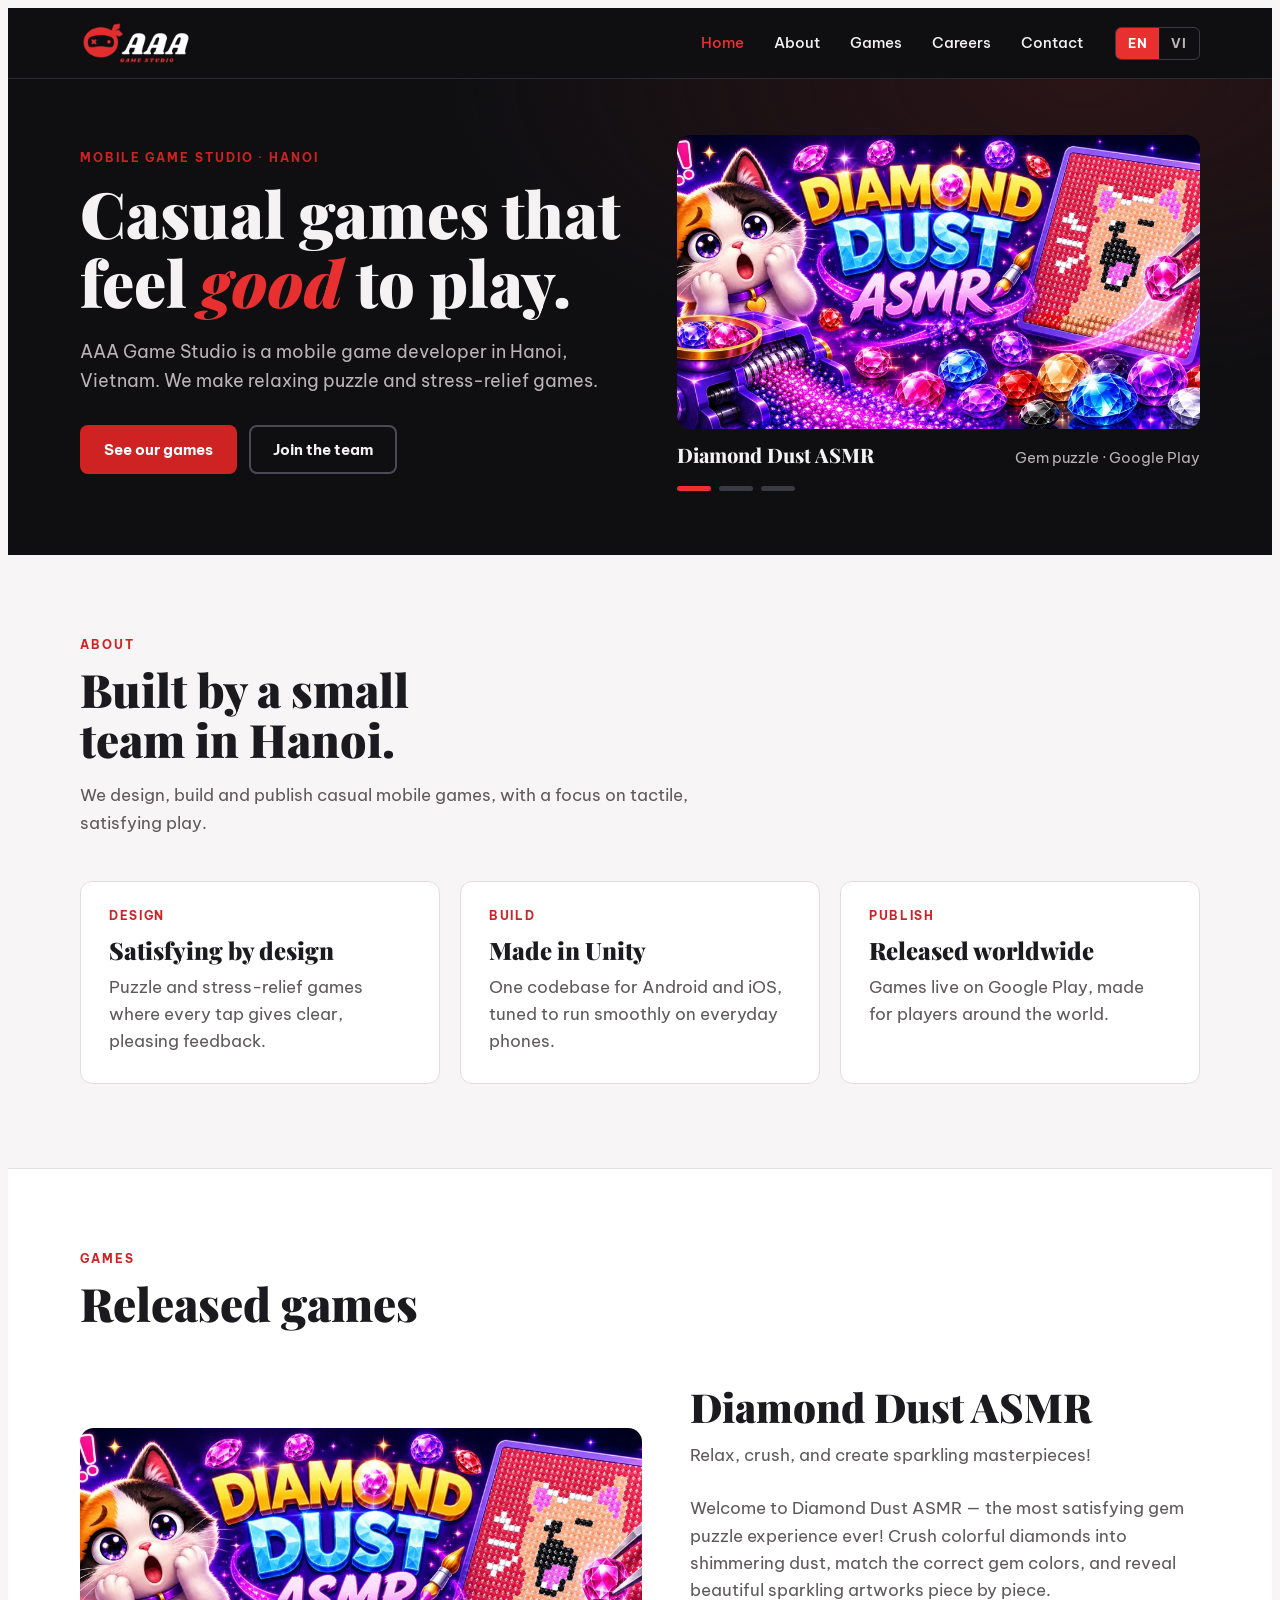
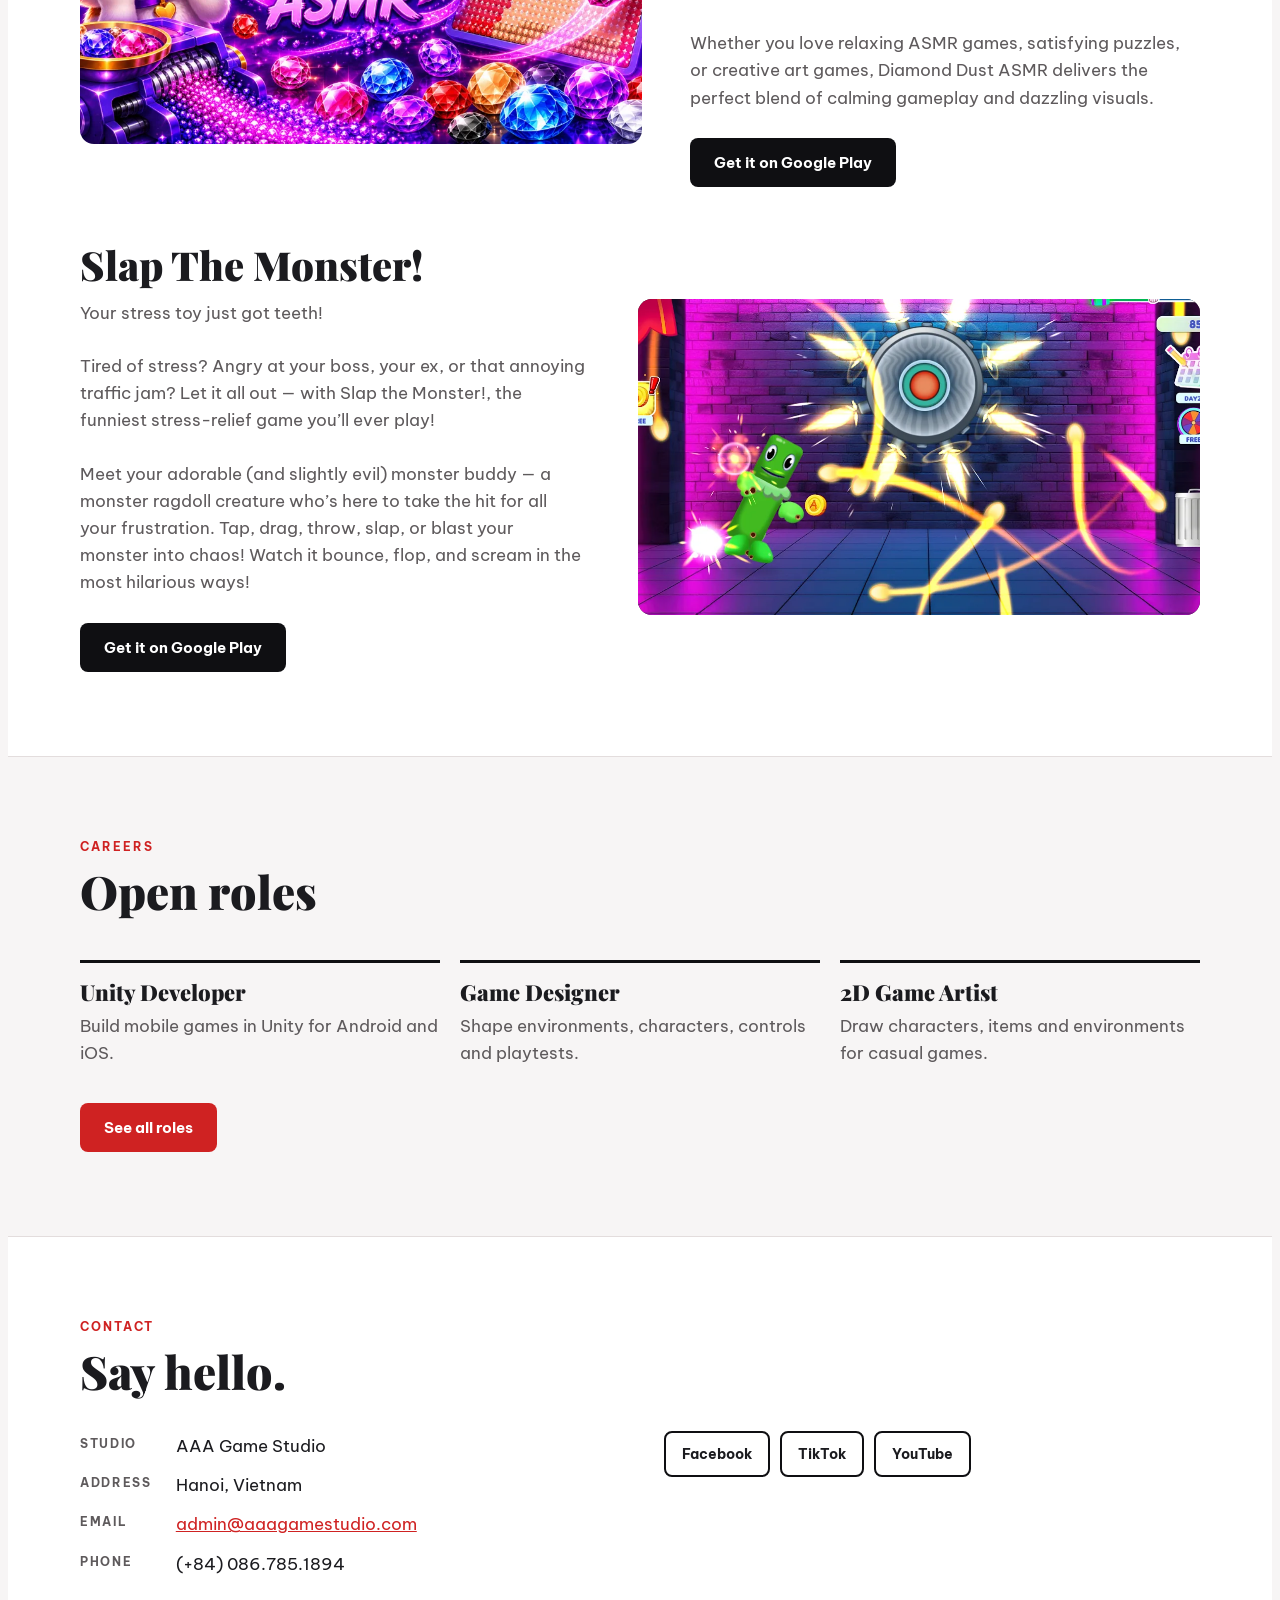
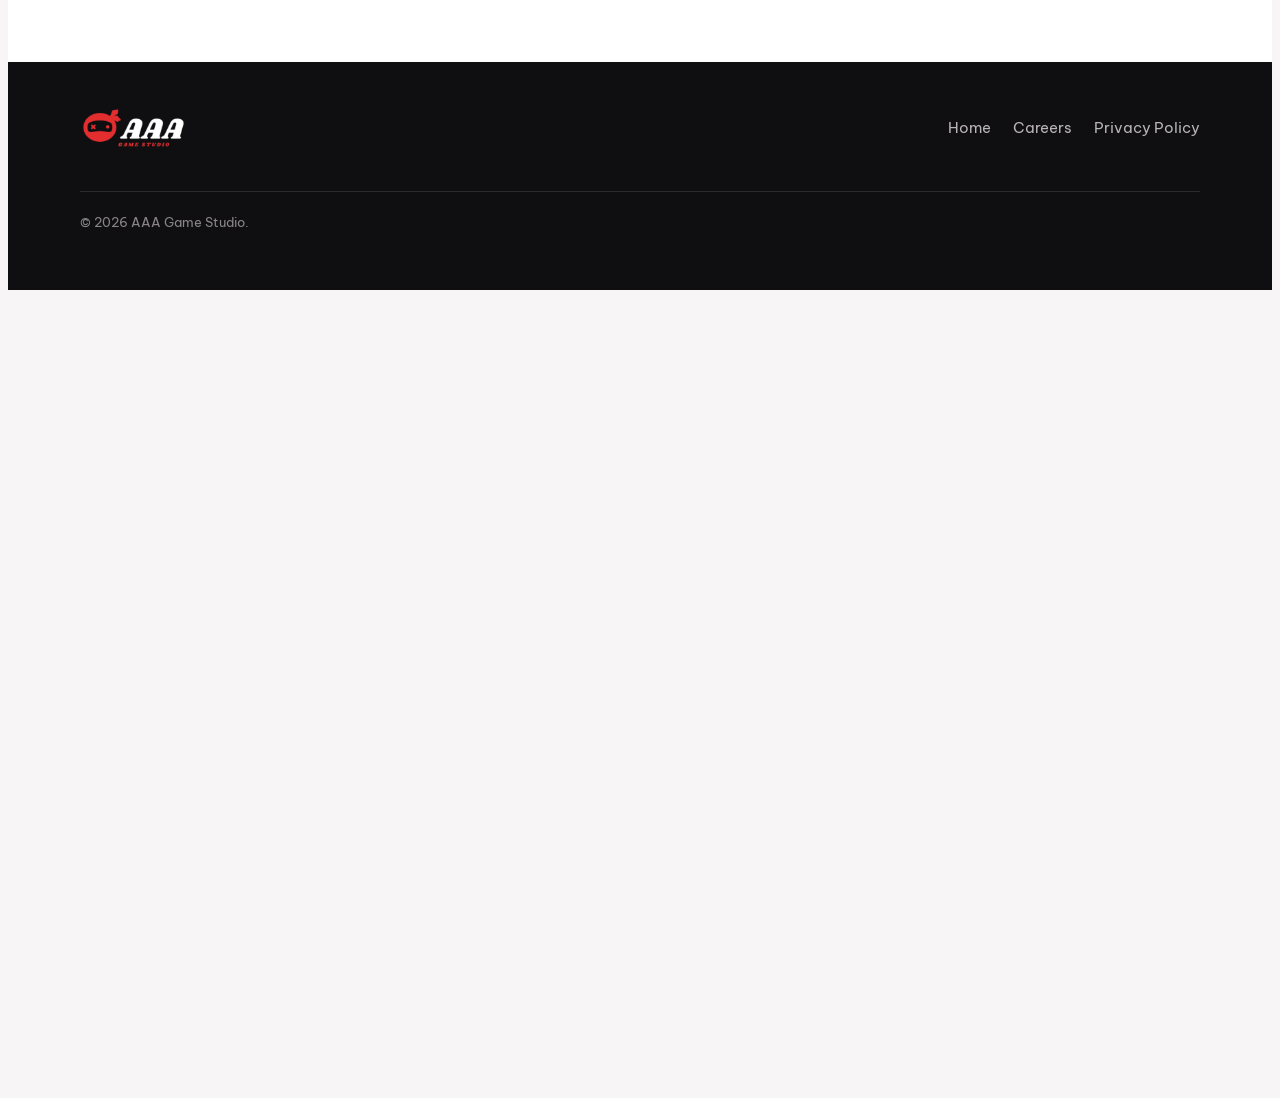
<file: index.html>
<!doctype html>
<html lang="en">
<head>
<meta charset="utf-8">
<meta name="viewport" content="width=device-width, initial-scale=1">
<title>AAA Game Studio</title>
<link rel="canonical" href="https://www.aaagamestudio.com/home/">
<meta http-equiv="refresh" content="0; url=home/">
</head>
<body>
<p><a href="home/">AAA Game Studio</a></p>
</body>
</html>
</file>
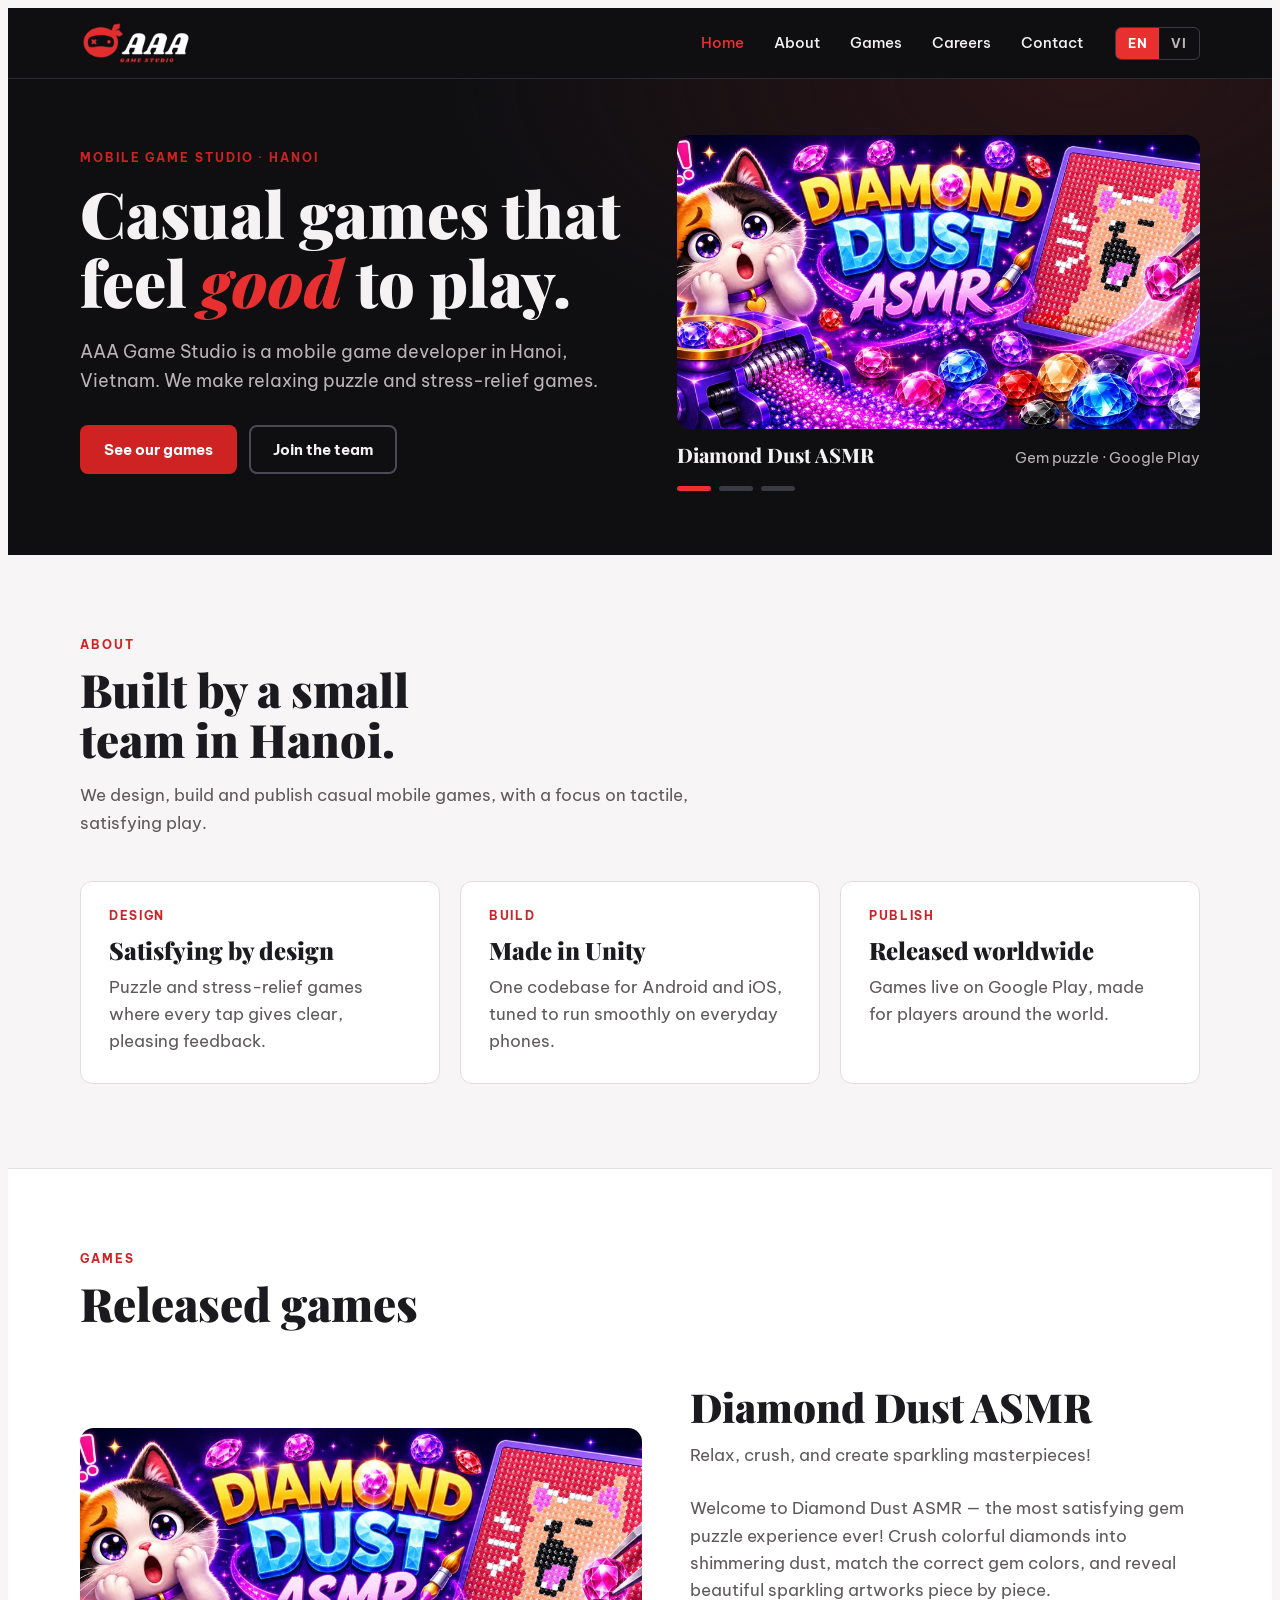
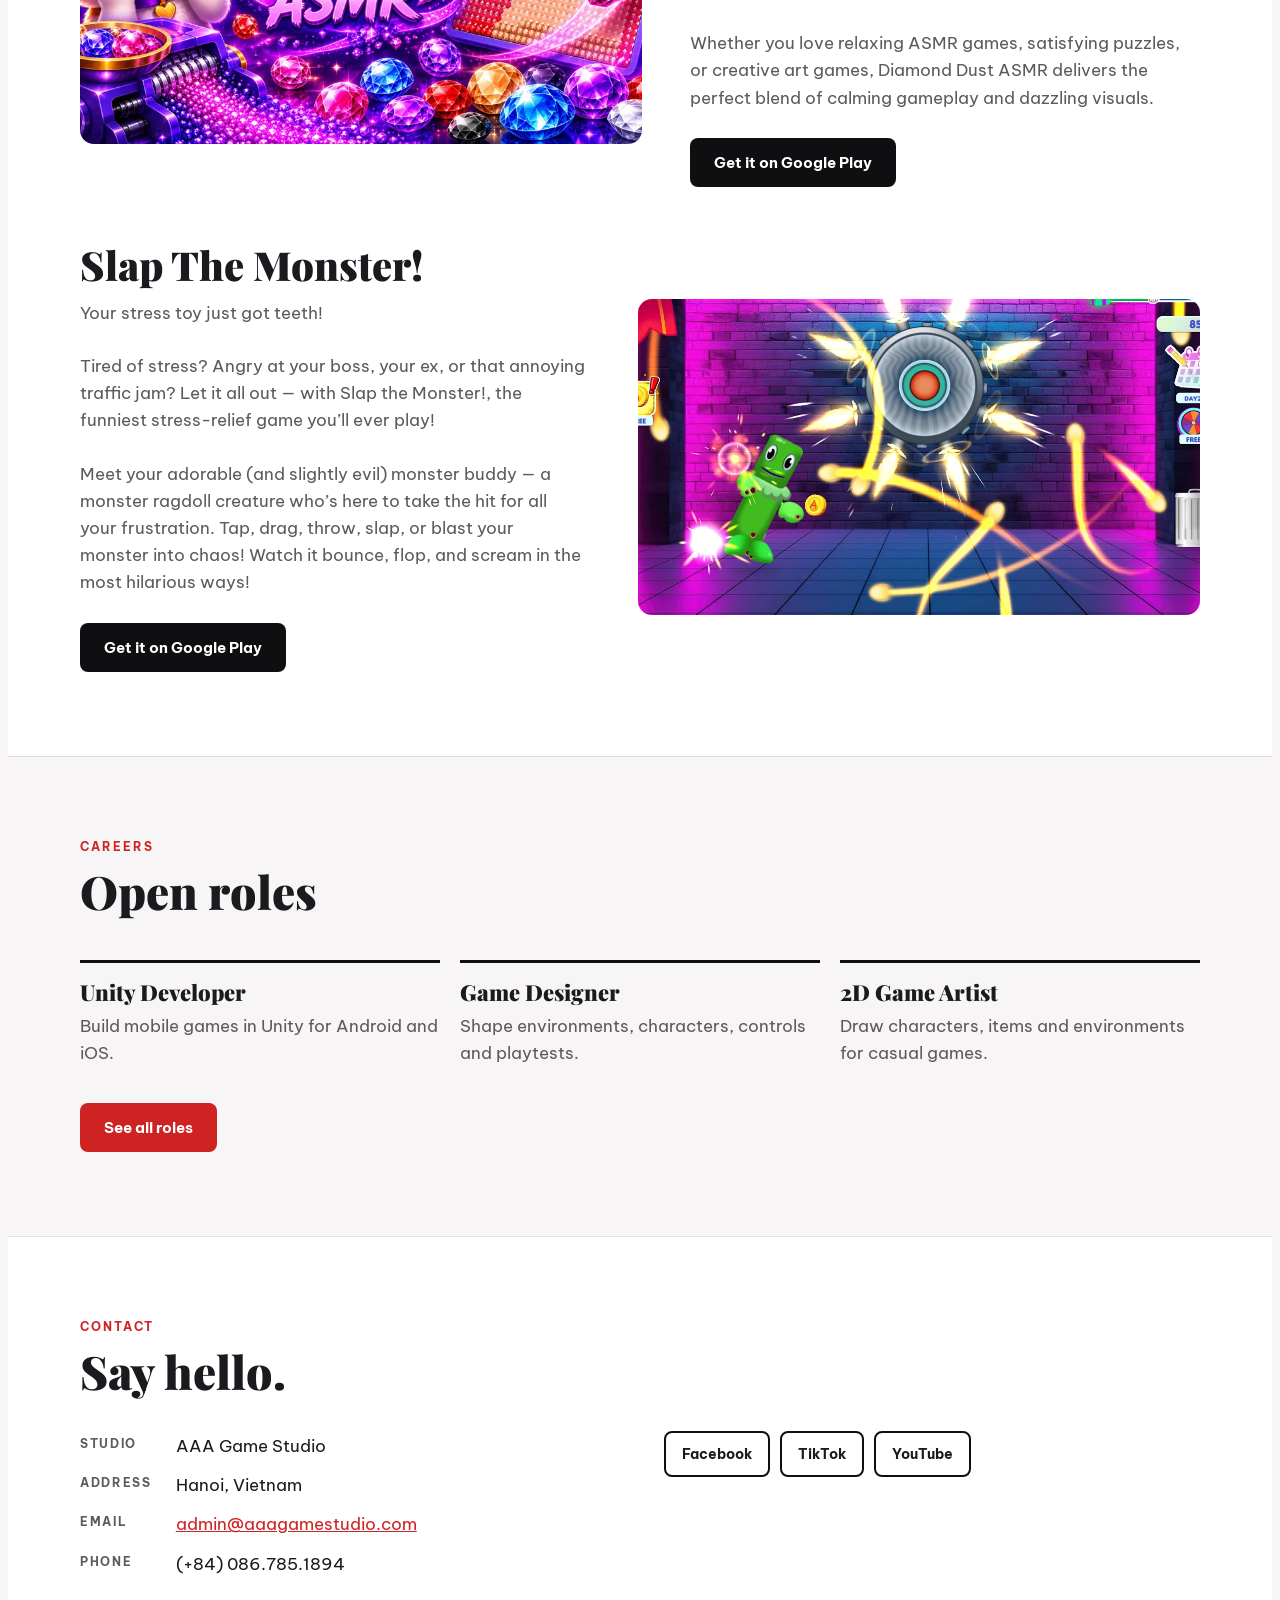
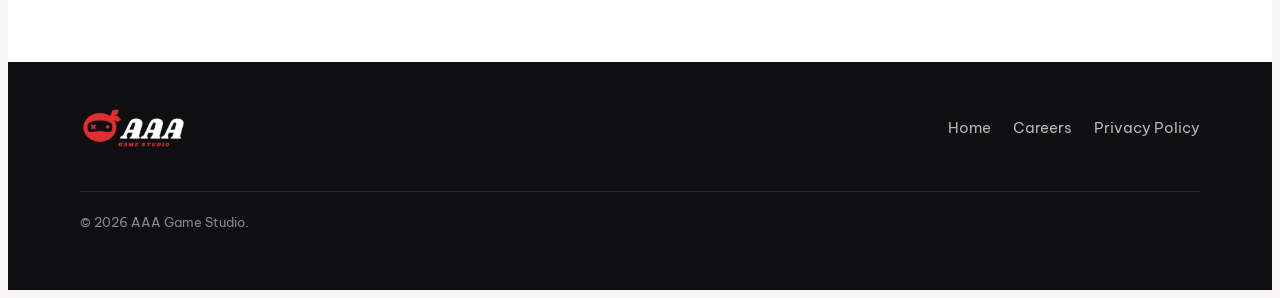
<file: home/index.html>
<!doctype html>
<html lang="en">
<head>
<meta charset="utf-8">
<meta name="viewport" content="width=device-width, initial-scale=1">
<title>AAA Game Studio | Casual mobile games from Hanoi</title>
<meta name="description" content="AAA Game Studio is a mobile game developer in Hanoi, Vietnam, making relaxing puzzle and stress-relief games.">
<link rel="canonical" href="https://www.aaagamestudio.com/home/">
<link rel="icon" type="image/png" href="../assets/img/favicon.png">
<meta property="og:type" content="website">
<meta property="og:site_name" content="AAA Game Studio">
<meta property="og:title" content="AAA Game Studio | Casual mobile games from Hanoi">
<meta property="og:description" content="AAA Game Studio is a mobile game developer in Hanoi, Vietnam, making relaxing puzzle and stress-relief games.">
<meta property="og:url" content="https://www.aaagamestudio.com/home/">
<meta property="og:image" content="https://www.aaagamestudio.com/assets/img/og.png">
<meta name="twitter:card" content="summary_large_image">
<link rel="stylesheet" href="../assets/css/site.css">
</head>
<body>
<header class="top band">
  <div class="wrap">
    <a class="brand" href="../home/" aria-label="AAA Game Studio"><img alt="AAA Game Studio" src="../assets/img/logo-light.png" width="156" height="64"></a>
    <nav class="nav" aria-label="Main">
      <a href="../home/" aria-current="page" data-en="Home" data-vi="Trang chủ">Home</a>
      <a href="../home/#about" data-en="About" data-vi="Giới thiệu">About</a>
      <a href="../home/#games" data-en="Games" data-vi="Game">Games</a>
      <a href="../recruit/" data-en="Careers" data-vi="Tuyển dụng">Careers</a>
      <a href="../home/#contact" data-en="Contact" data-vi="Liên hệ">Contact</a>
    </nav>
    <div class="lang" role="group" aria-label="Language">
      <button type="button" id="l-en" aria-pressed="true">EN</button>
      <button type="button" id="l-vi" aria-pressed="false">VI</button>
    </div>
  </div>
</header>
<main id="main">
<section class="hero band" id="top">
  <div class="wrap">
    <div>
      <p class="eyebrow" data-en="Mobile game studio · Hanoi" data-vi="Studio game di động · Hà Nội">Mobile game studio · Hanoi</p>
      <h1 data-en="Casual games that feel &lt;em&gt;good&lt;/em&gt; to play." data-vi="Game giải trí khiến bạn thấy &lt;em&gt;thật đã&lt;/em&gt;." data-html>Casual games that feel <em>good</em> to play.</h1>
      <p class="lead" data-en="AAA Game Studio is a mobile game developer in Hanoi, Vietnam. We make relaxing puzzle and stress-relief games." data-vi="AAA Game Studio là studio phát triển game di động tại Hà Nội, Việt Nam. Chúng tôi làm game giải đố thư giãn và game xả stress.">AAA Game Studio is a mobile game developer in Hanoi, Vietnam. We make relaxing puzzle and stress-relief games.</p>
      <div class="cta">
        <a class="btn primary" href="#games" data-en="See our games" data-vi="Xem game của chúng tôi">See our games</a>
        <a class="btn ghost" href="../recruit/" data-en="Join the team" data-vi="Gia nhập đội ngũ">Join the team</a>
      </div>
    </div>
    <div class="slider" aria-roledescription="carousel" aria-label="Featured">
      <div class="slides">
        <div class="slide on">
          <div class="art"><img src="../assets/img/diamond-dust-asmr.webp" width="890" height="500" alt="Diamond Dust ASMR banner"></div>
          <div class="cap"><strong>Diamond Dust ASMR</strong><span data-en="Gem puzzle · Google Play" data-vi="Giải đố đá quý · Google Play">Gem puzzle · Google Play</span></div>
        </div>
        <div class="slide">
          <div class="art"><img src="../assets/img/slap-the-monster.webp" width="1280" height="625" alt="Slap The Monster! banner"></div>
          <div class="cap"><strong>Slap The Monster!</strong><span data-en="Stress relief · Google Play" data-vi="Xả stress · Google Play">Stress relief · Google Play</span></div>
        </div>
        <div class="slide">
          <div class="art art-hire"><span data-en="We&#x27;re hiring" data-vi="Đang tuyển dụng">We're hiring</span></div>
          <div class="cap"><strong data-en="Join AAA Game Studio" data-vi="Gia nhập AAA Game Studio">Join AAA Game Studio</strong><span data-en="Unity · Design · 2D art" data-vi="Unity · Thiết kế · Đồ họa 2D">Unity · Design · 2D art</span></div>
        </div>
      </div>
      <div class="dots" id="dots"></div>
    </div>
  </div>
</section>

<section class="section band" id="about">
  <div class="wrap">
    <p class="eyebrow" data-en="About" data-vi="Giới thiệu">About</p>
    <h2 data-en="Built by a small team in Hanoi." data-vi="Được làm bởi một đội ngũ nhỏ tại Hà Nội.">Built by a small team in Hanoi.</h2>
    <p class="intro" data-en="We design, build and publish casual mobile games, with a focus on tactile, satisfying play." data-vi="Chúng tôi thiết kế, phát triển và phát hành game di động giải trí, tập trung vào cảm giác chơi chân thực, đã tay.">We design, build and publish casual mobile games, with a focus on tactile, satisfying play.</p>
    <div class="cards">
      <div class="card"><span class="tag" data-en="Design" data-vi="Thiết kế">Design</span><h3 data-en="Satisfying by design" data-vi="Đã tay từ thiết kế">Satisfying by design</h3><p data-en="Puzzle and stress-relief games where every tap gives clear, pleasing feedback." data-vi="Game giải đố và xả stress, mỗi lần chạm đều có phản hồi rõ ràng, dễ chịu.">Puzzle and stress-relief games where every tap gives clear, pleasing feedback.</p></div>
      <div class="card"><span class="tag" data-en="Build" data-vi="Phát triển">Build</span><h3 data-en="Made in Unity" data-vi="Làm bằng Unity">Made in Unity</h3><p data-en="One codebase for Android and iOS, tuned to run smoothly on everyday phones." data-vi="Một mã nguồn cho Android và iOS, tối ưu để chạy mượt trên điện thoại phổ thông.">One codebase for Android and iOS, tuned to run smoothly on everyday phones.</p></div>
      <div class="card"><span class="tag" data-en="Publish" data-vi="Phát hành">Publish</span><h3 data-en="Released worldwide" data-vi="Phát hành toàn cầu">Released worldwide</h3><p data-en="Games live on Google Play, made for players around the world." data-vi="Game đã có trên Google Play, dành cho người chơi trên khắp thế giới.">Games live on Google Play, made for players around the world.</p></div>
    </div>
  </div>
</section>

<section class="section games band" id="games">
  <div class="wrap">
    <p class="eyebrow" data-en="Games" data-vi="Game">Games</p>
    <h2 data-en="Released games" data-vi="Game đã phát hành">Released games</h2>
    <div class="game" id="diamond-dust-asmr">
      <div class="art"><img src="../assets/img/diamond-dust-asmr.webp" width="890" height="500" alt="Diamond Dust ASMR banner"></div>
      <div>
        <h3>Diamond Dust ASMR</h3>
        <p class="tagline" data-en="Relax, crush, and create sparkling masterpieces!" data-vi="Thư giãn, nghiền nát và tạo nên những kiệt tác lấp lánh!">Relax, crush, and create sparkling masterpieces!</p>
        <p data-en="Welcome to Diamond Dust ASMR — the most satisfying gem puzzle experience ever! Crush colorful diamonds into shimmering dust, match the correct gem colors, and reveal beautiful sparkling artworks piece by piece." data-vi="Chào mừng đến với Diamond Dust ASMR — trải nghiệm giải đố đá quý đã tay nhất từ trước đến nay! Nghiền những viên kim cương nhiều màu thành bụi lấp lánh, ghép đúng màu đá và mở ra từng mảnh của những bức tranh rực rỡ.">Welcome to Diamond Dust ASMR — the most satisfying gem puzzle experience ever! Crush colorful diamonds into shimmering dust, match the correct gem colors, and reveal beautiful sparkling artworks piece by piece.</p>
        <p data-en="Whether you love relaxing ASMR games, satisfying puzzles, or creative art games, Diamond Dust ASMR delivers the perfect blend of calming gameplay and dazzling visuals." data-vi="Dù bạn thích game ASMR thư giãn, game giải đố đã tay hay game nghệ thuật sáng tạo, Diamond Dust ASMR mang đến sự kết hợp hoàn hảo giữa lối chơi êm dịu và hình ảnh rực rỡ.">Whether you love relaxing ASMR games, satisfying puzzles, or creative art games, Diamond Dust ASMR delivers the perfect blend of calming gameplay and dazzling visuals.</p>
        <a class="btn play" href="https://play.google.com/store/apps/details?id=com.aaags.diamonddustasmr" target="_blank" rel="noopener" data-en="Get it on Google Play" data-vi="Tải trên Google Play">Get it on Google Play</a>
      </div>
    </div>
    <div class="game" id="slap-the-monster">
      <div class="art"><img src="../assets/img/slap-the-monster.webp" width="1280" height="625" alt="Slap The Monster! banner"></div>
      <div>
        <h3>Slap The Monster!</h3>
        <p class="tagline" data-en="Your stress toy just got teeth!" data-vi="Món đồ xả stress của bạn vừa mọc răng!">Your stress toy just got teeth!</p>
        <p data-en="Tired of stress? Angry at your boss, your ex, or that annoying traffic jam? Let it all out — with Slap the Monster!, the funniest stress-relief game you’ll ever play!" data-vi="Căng thẳng? Bực sếp, bực người cũ hay kẹt xe? Xả hết ra với Slap the Monster!, game xả stress vui nhất bạn từng chơi!">Tired of stress? Angry at your boss, your ex, or that annoying traffic jam? Let it all out — with Slap the Monster!, the funniest stress-relief game you’ll ever play!</p>
        <p data-en="Meet your adorable (and slightly evil) monster buddy — a monster ragdoll creature who’s here to take the hit for all your frustration. Tap, drag, throw, slap, or blast your monster into chaos! Watch it bounce, flop, and scream in the most hilarious ways!" data-vi="Gặp người bạn quái vật đáng yêu (và hơi tinh quái) của bạn — một sinh vật ragdoll sẵn sàng chịu đòn thay mọi bực bội. Chạm, kéo, ném, tát hoặc cho nó nổ tung! Xem nó nảy, ngã và la hét theo những cách hài hước nhất!">Meet your adorable (and slightly evil) monster buddy — a monster ragdoll creature who’s here to take the hit for all your frustration. Tap, drag, throw, slap, or blast your monster into chaos! Watch it bounce, flop, and scream in the most hilarious ways!</p>
        <a class="btn play" href="https://play.google.com/store/apps/details?id=com.aaagamestudio1999.slapthemonster" target="_blank" rel="noopener" data-en="Get it on Google Play" data-vi="Tải trên Google Play">Get it on Google Play</a>
      </div>
    </div>
  </div>
</section>

<section class="section band" id="careers">
  <div class="wrap">
    <p class="eyebrow" data-en="Careers" data-vi="Tuyển dụng">Careers</p>
    <h2 data-en="Open roles" data-vi="Vị trí đang tuyển">Open roles</h2>
    <div class="roles">
      <div class="role"><h3>Unity Developer</h3><p data-en="Build mobile games in Unity for Android and iOS." data-vi="Phát triển game di động trên Unity cho Android và iOS.">Build mobile games in Unity for Android and iOS.</p></div>
      <div class="role"><h3>Game Designer</h3><p data-en="Shape environments, characters, controls and playtests." data-vi="Thiết kế môi trường, nhân vật, điều khiển và chơi thử.">Shape environments, characters, controls and playtests.</p></div>
      <div class="role"><h3 data-en="2D Game Artist" data-vi="Họa sĩ 2D Game">2D Game Artist</h3><p data-en="Draw characters, items and environments for casual games." data-vi="Vẽ nhân vật, vật phẩm và môi trường cho game casual.">Draw characters, items and environments for casual games.</p></div>
    </div>
    <div class="more"><a class="btn primary" href="../recruit/" data-en="See all roles" data-vi="Xem tất cả vị trí">See all roles</a></div>
  </div>
</section>

<section class="section contact band" id="contact">
  <div class="wrap">
    <p class="eyebrow" data-en="Contact" data-vi="Liên hệ">Contact</p>
    <h2 data-en="Say hello." data-vi="Chào chúng tôi nhé.">Say hello.</h2>
    <div class="grid">
      <dl>
        <dt data-en="Studio" data-vi="Studio">Studio</dt><dd>AAA Game Studio</dd>
        <dt data-en="Address" data-vi="Địa chỉ">Address</dt><dd data-en="Hanoi, Vietnam" data-vi="Hà Nội, Việt Nam">Hanoi, Vietnam</dd>
        <dt>Email</dt><dd><a href="mailto:admin@aaagamestudio.com">admin@aaagamestudio.com</a></dd>
        <dt data-en="Phone" data-vi="Điện thoại">Phone</dt><dd>(+84) 086.785.1894</dd>
      </dl>
      <div class="social">
        <a href="https://www.facebook.com/aaagamestudio1999" target="_blank" rel="noopener">Facebook</a>
        <a href="https://www.tiktok.com/@aaagamestudio" target="_blank" rel="noopener">TikTok</a>
        <a href="https://www.youtube.com/@AAAGameTop1" target="_blank" rel="noopener">YouTube</a>
      </div>
    </div>
  </div>
</section>
</main>
<footer class="dark band">
  <div class="wrap">
    <img alt="AAA Game Studio" src="../assets/img/logo-light.png" width="107" height="44">
    <nav aria-label="Footer">
      <a href="../home/" data-en="Home" data-vi="Trang chủ">Home</a>
      <a href="../recruit/" data-en="Careers" data-vi="Tuyển dụng">Careers</a>
      <a href="../privacy-policy/">Privacy Policy</a>
    </nav>
    <p class="fine">&copy; 2026 AAA Game Studio.</p>
  </div>
</footer>
<script src="../assets/js/site.js"></script>
</body>
</html>
</file>
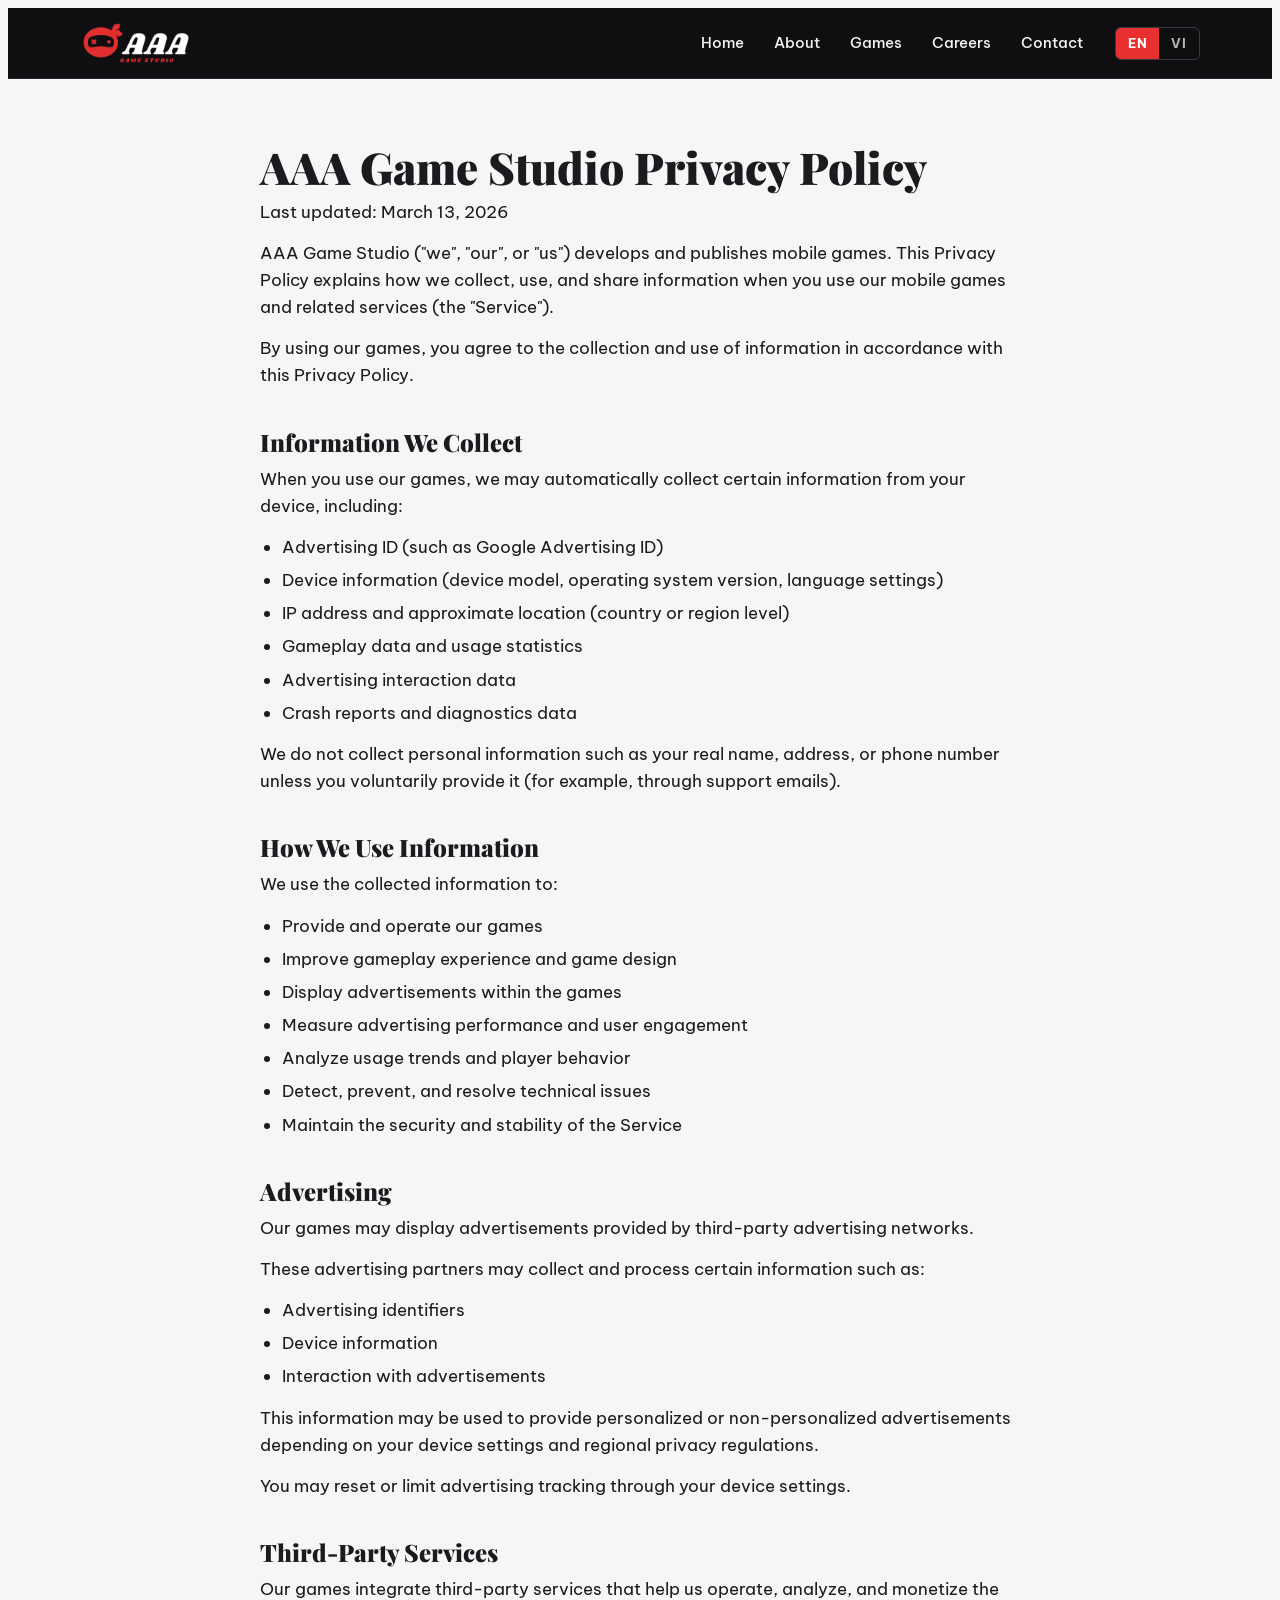
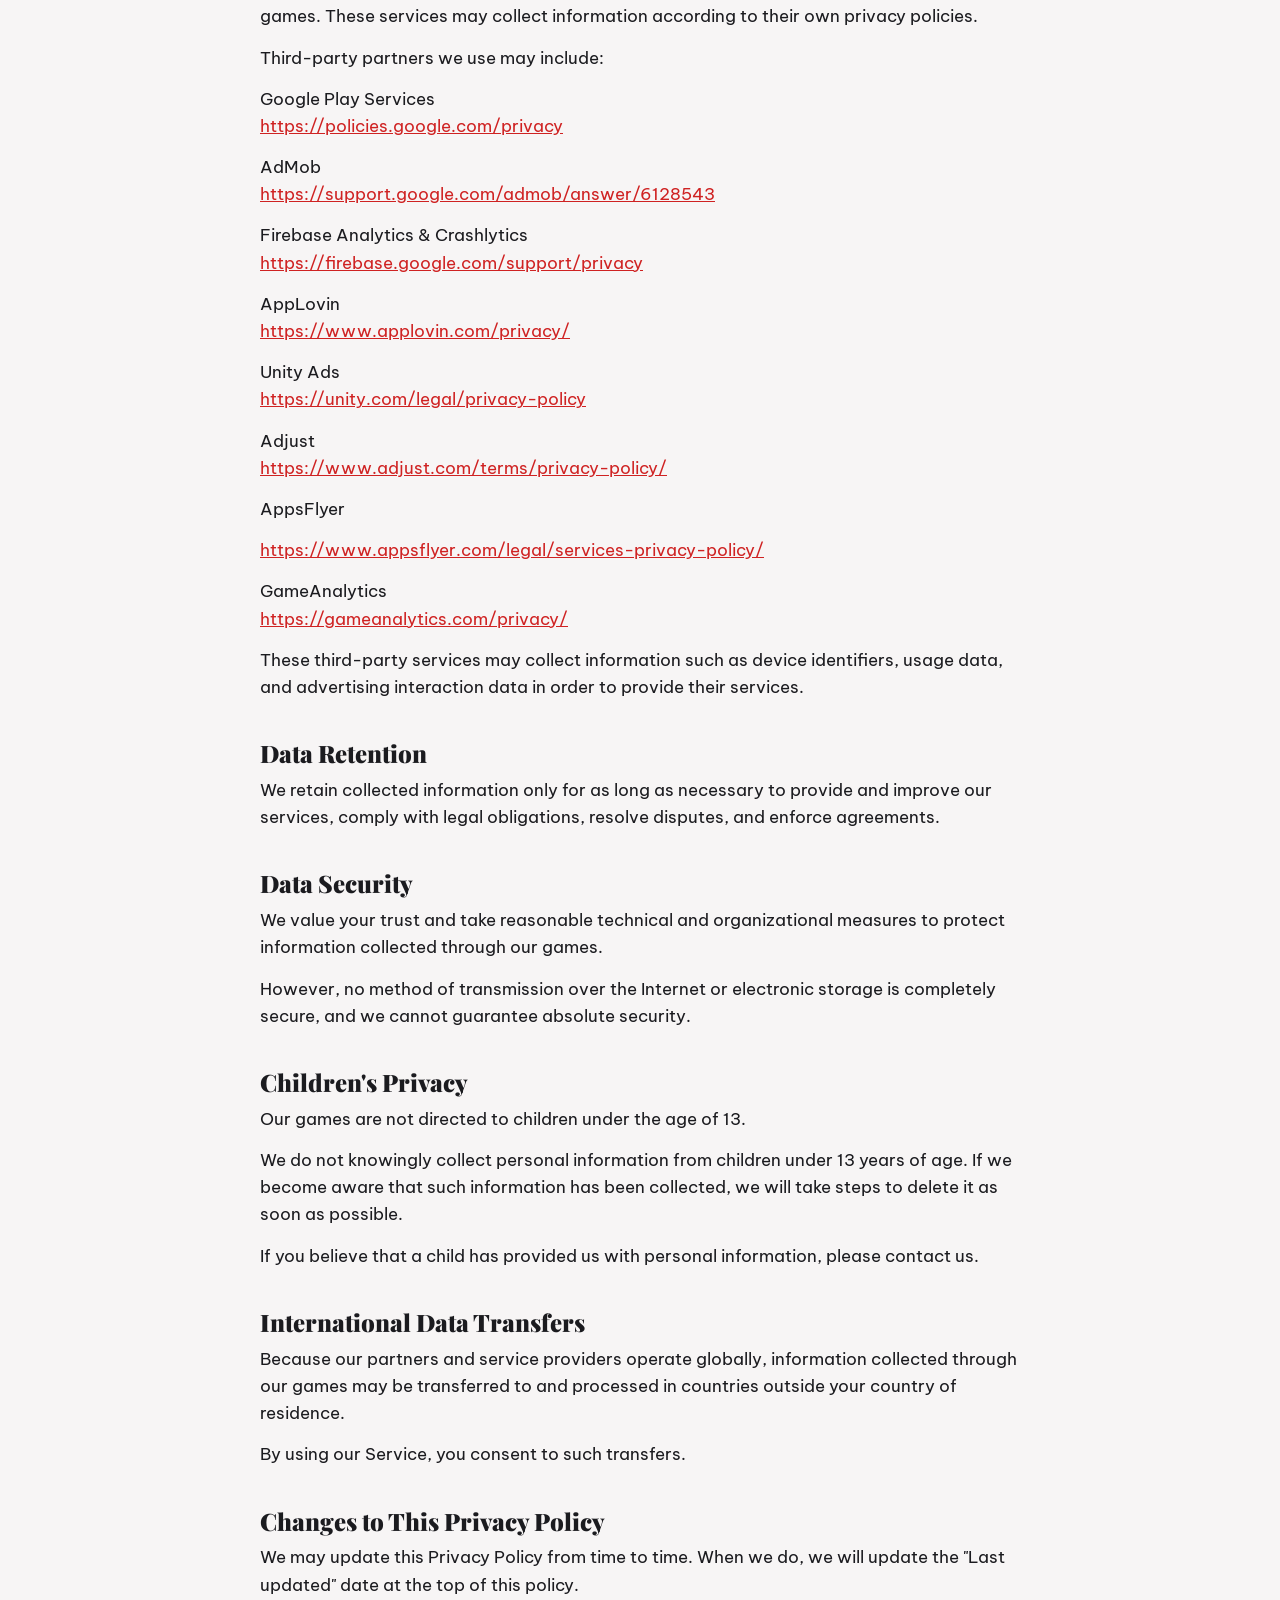
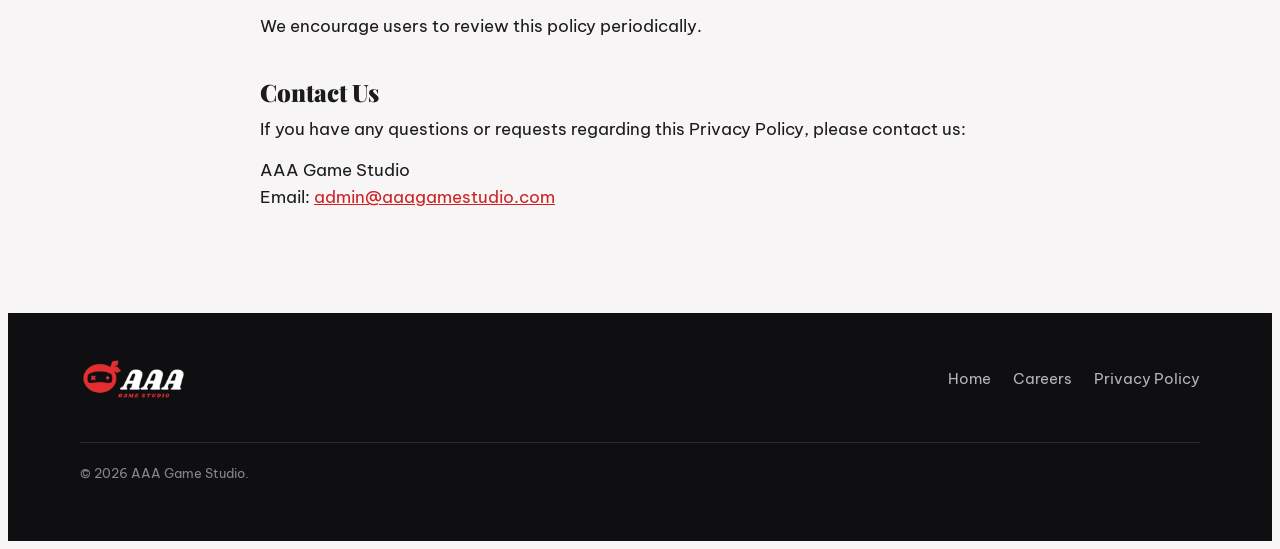
<file: pravicy-policy/index.html>
<!doctype html>
<html lang="en">
<head>
<meta charset="utf-8">
<meta name="viewport" content="width=device-width, initial-scale=1">
<title>Privacy Policy | AAA Game Studio</title>
<meta name="description" content="Privacy Policy of AAA Game Studio mobile games (last updated March 13, 2026).">
<meta name="robots" content="noindex, nofollow">
<link rel="canonical" href="https://www.aaagamestudio.com/privacy-policy/">
<link rel="icon" type="image/png" href="../assets/img/favicon.png">
<meta property="og:type" content="website">
<meta property="og:site_name" content="AAA Game Studio">
<meta property="og:title" content="Privacy Policy | AAA Game Studio">
<meta property="og:description" content="Privacy Policy of AAA Game Studio mobile games (last updated March 13, 2026).">
<meta property="og:url" content="https://www.aaagamestudio.com/privacy-policy/">
<meta property="og:image" content="https://www.aaagamestudio.com/assets/img/og.png">
<meta name="twitter:card" content="summary_large_image">
<link rel="stylesheet" href="../assets/css/site.css">
</head>
<body>
<header class="top band">
  <div class="wrap">
    <a class="brand" href="../home/" aria-label="AAA Game Studio"><img alt="AAA Game Studio" src="../assets/img/logo-light.png" width="156" height="64"></a>
    <nav class="nav" aria-label="Main">
      <a href="../home/" data-en="Home" data-vi="Trang chủ">Home</a>
      <a href="../home/#about" data-en="About" data-vi="Giới thiệu">About</a>
      <a href="../home/#games" data-en="Games" data-vi="Game">Games</a>
      <a href="../recruit/" data-en="Careers" data-vi="Tuyển dụng">Careers</a>
      <a href="../home/#contact" data-en="Contact" data-vi="Liên hệ">Contact</a>
    </nav>
    <div class="lang" role="group" aria-label="Language">
      <button type="button" id="l-en" aria-pressed="true">EN</button>
      <button type="button" id="l-vi" aria-pressed="false">VI</button>
    </div>
  </div>
</header>
<div class="band">
<p class="policy-note lang-note">Chính sách này chỉ có bản tiếng Anh.</p>
<main id="policy" class="policy">
<h1>AAA Game Studio Privacy Policy</h1>
<p>Last updated: March 13, 2026</p>
<p>AAA Game Studio ("we", "our", or "us") develops and publishes mobile games. This Privacy Policy explains how we collect, use, and share information when you use our mobile games and related services (the "Service").</p>
<p>By using our games, you agree to the collection and use of information in accordance with this Privacy Policy.</p>
<h2>Information We Collect</h2>
<p>When you use our games, we may automatically collect certain information from your device, including:</p>
<ul><li>Advertising ID (such as Google Advertising ID)</li><li>Device information (device model, operating system version, language settings)</li><li>IP address and approximate location (country or region level)</li><li>Gameplay data and usage statistics</li><li>Advertising interaction data</li><li>Crash reports and diagnostics data</li></ul>
<p>We do not collect personal information such as your real name, address, or phone number unless you voluntarily provide it (for example, through support emails).</p>
<h2>How We Use Information</h2>
<p>We use the collected information to:</p>
<ul><li>Provide and operate our games</li><li>Improve gameplay experience and game design</li><li>Display advertisements within the games</li><li>Measure advertising performance and user engagement</li><li>Analyze usage trends and player behavior</li><li>Detect, prevent, and resolve technical issues</li><li>Maintain the security and stability of the Service</li></ul>
<h2>Advertising</h2>
<p>Our games may display advertisements provided by third-party advertising networks.</p>
<p>These advertising partners may collect and process certain information such as:</p>
<ul><li>Advertising identifiers</li><li>Device information</li><li>Interaction with advertisements</li></ul>
<p>This information may be used to provide personalized or non-personalized advertisements depending on your device settings and regional privacy regulations.</p>
<p>You may reset or limit advertising tracking through your device settings.</p>
<h2>Third-Party Services</h2>
<p>Our games integrate third-party services that help us operate, analyze, and monetize the games. These services may collect information according to their own privacy policies.</p>
<p>Third-party partners we use may include:</p>
<p>Google Play Services<br><a href="https://policies.google.com/privacy" target="_blank" rel="noopener">https://policies.google.com/privacy</a></p>
<p>AdMob<br><a href="https://support.google.com/admob/answer/6128543" target="_blank" rel="noopener">https://support.google.com/admob/answer/6128543</a></p>
<p>Firebase Analytics &amp; Crashlytics<br><a href="https://firebase.google.com/support/privacy" target="_blank" rel="noopener">https://firebase.google.com/support/privacy</a></p>
<p>AppLovin<br><a href="https://www.applovin.com/privacy/" target="_blank" rel="noopener">https://www.applovin.com/privacy/</a></p>
<p>Unity Ads<br><a href="https://unity.com/legal/privacy-policy" target="_blank" rel="noopener">https://unity.com/legal/privacy-policy</a></p>
<p>Adjust<br><a href="https://www.adjust.com/terms/privacy-policy/" target="_blank" rel="noopener">https://www.adjust.com/terms/privacy-policy/</a></p>
<p>AppsFlyer</p>
<p><a href="https://www.appsflyer.com/legal/services-privacy-policy/" target="_blank" rel="noopener">https://www.appsflyer.com/legal/services-privacy-policy/</a></p>
<p>GameAnalytics<br><a href="https://gameanalytics.com/privacy/" target="_blank" rel="noopener">https://gameanalytics.com/privacy/</a></p>
<p>These third-party services may collect information such as device identifiers, usage data, and advertising interaction data in order to provide their services.</p>
<h2>Data Retention</h2>
<p>We retain collected information only for as long as necessary to provide and improve our services, comply with legal obligations, resolve disputes, and enforce agreements.</p>
<h2>Data Security</h2>
<p>We value your trust and take reasonable technical and organizational measures to protect information collected through our games.</p>
<p>However, no method of transmission over the Internet or electronic storage is completely secure, and we cannot guarantee absolute security.</p>
<h2>Children's Privacy</h2>
<p>Our games are not directed to children under the age of 13.</p>
<p>We do not knowingly collect personal information from children under 13 years of age. If we become aware that such information has been collected, we will take steps to delete it as soon as possible.</p>
<p>If you believe that a child has provided us with personal information, please contact us.</p>
<h2>International Data Transfers</h2>
<p>Because our partners and service providers operate globally, information collected through our games may be transferred to and processed in countries outside your country of residence.</p>
<p>By using our Service, you consent to such transfers.</p>
<h2>Changes to This Privacy Policy</h2>
<p>We may update this Privacy Policy from time to time. When we do, we will update the "Last updated" date at the top of this policy.</p>
<p>We encourage users to review this policy periodically.</p>
<h2>Contact Us</h2>
<p>If you have any questions or requests regarding this Privacy Policy, please contact us:</p>
<p>AAA Game Studio<br>Email: <a href="mailto:admin@aaagamestudio.com">admin@aaagamestudio.com</a></p>
</main>
</div>
<footer class="dark band">
  <div class="wrap">
    <img alt="AAA Game Studio" src="../assets/img/logo-light.png" width="107" height="44">
    <nav aria-label="Footer">
      <a href="../home/" data-en="Home" data-vi="Trang chủ">Home</a>
      <a href="../recruit/" data-en="Careers" data-vi="Tuyển dụng">Careers</a>
      <a href="../privacy-policy/">Privacy Policy</a>
    </nav>
    <p class="fine">&copy; 2026 AAA Game Studio.</p>
  </div>
</footer>
<script src="../assets/js/site.js"></script>
</body>
</html>
</file>
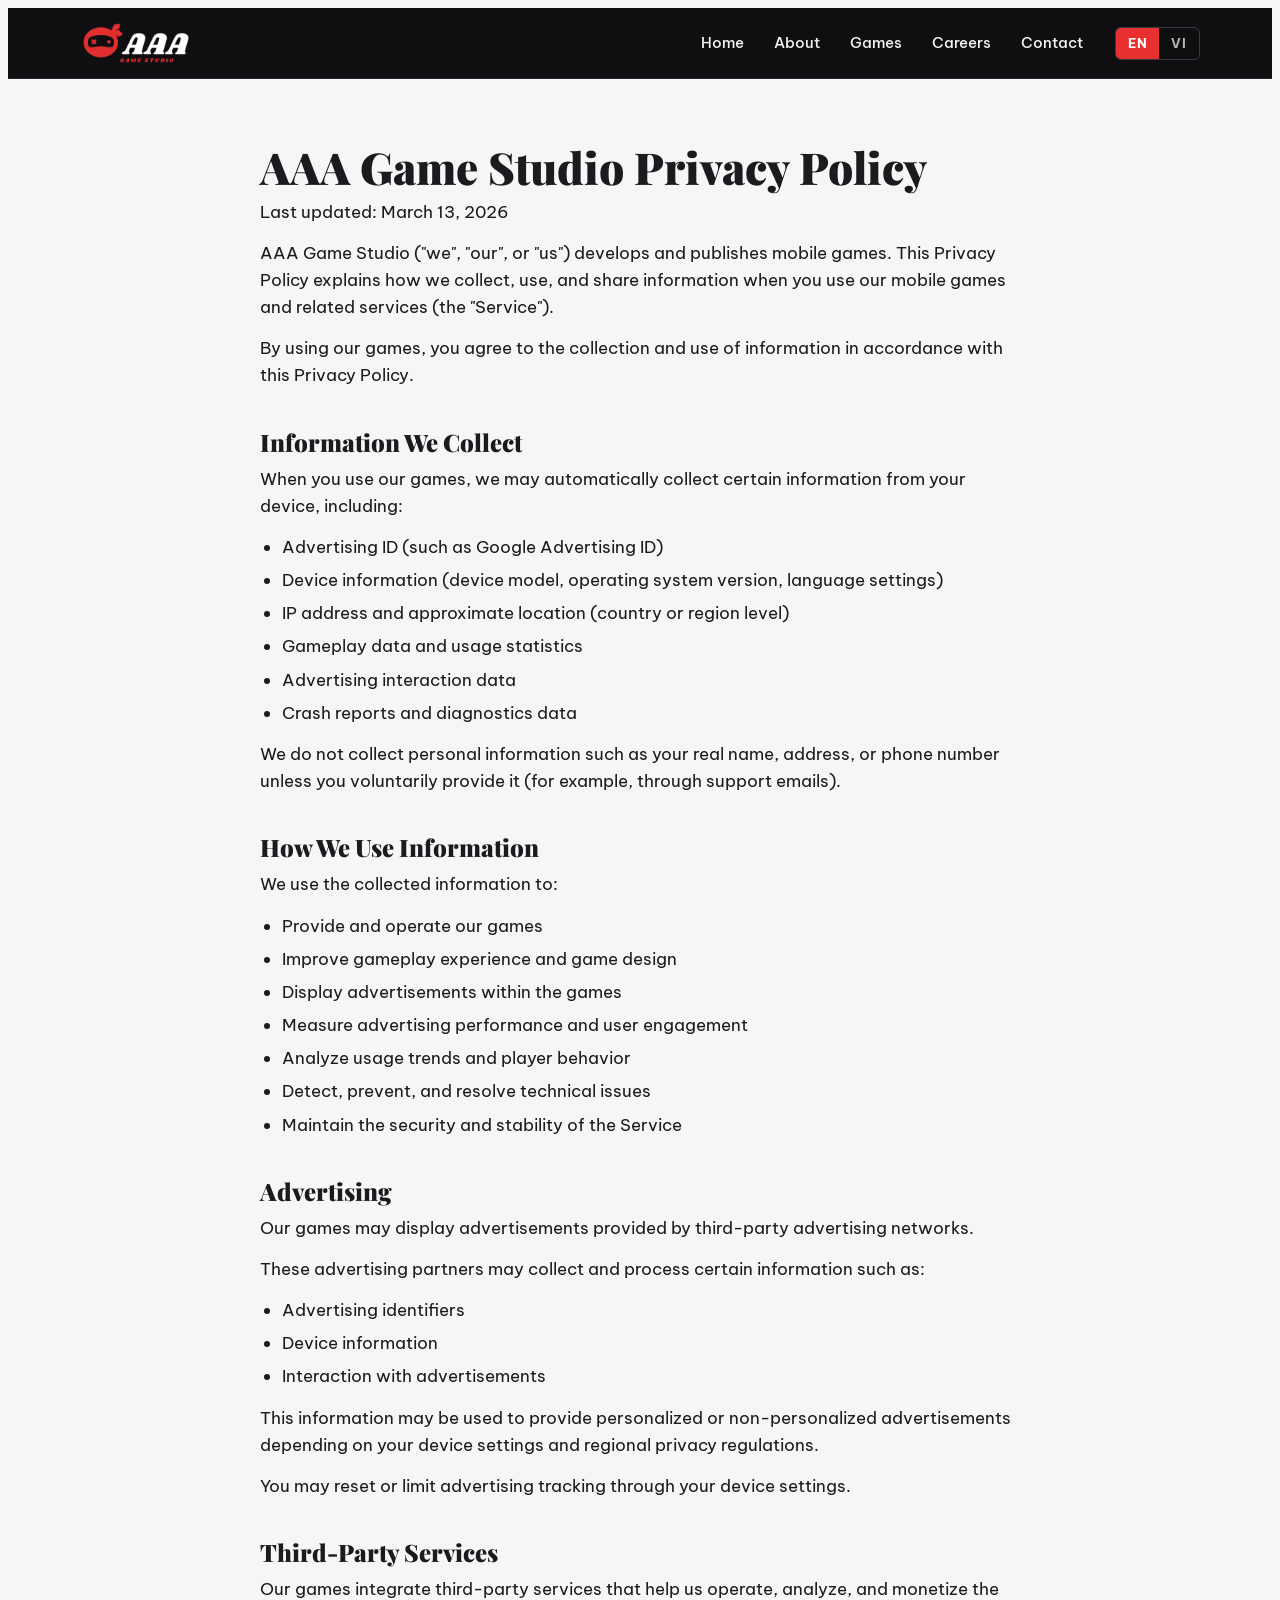
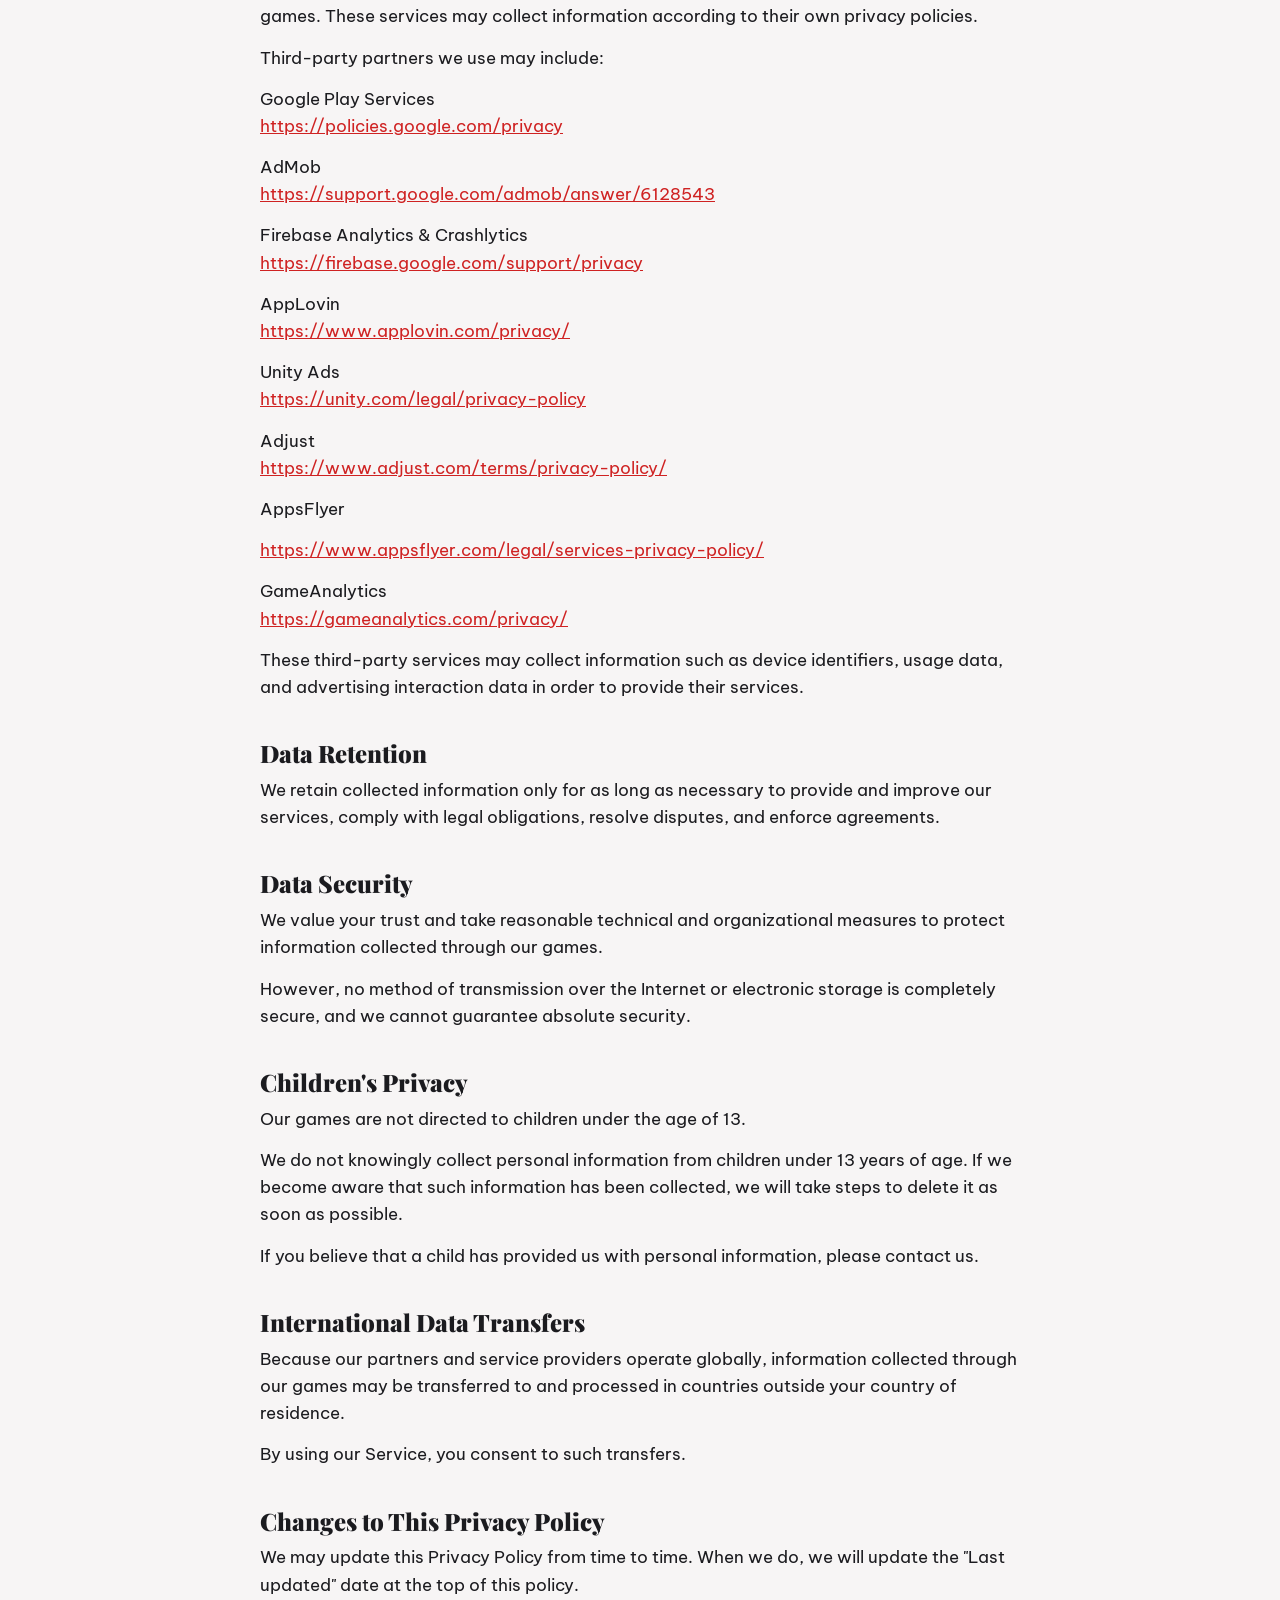
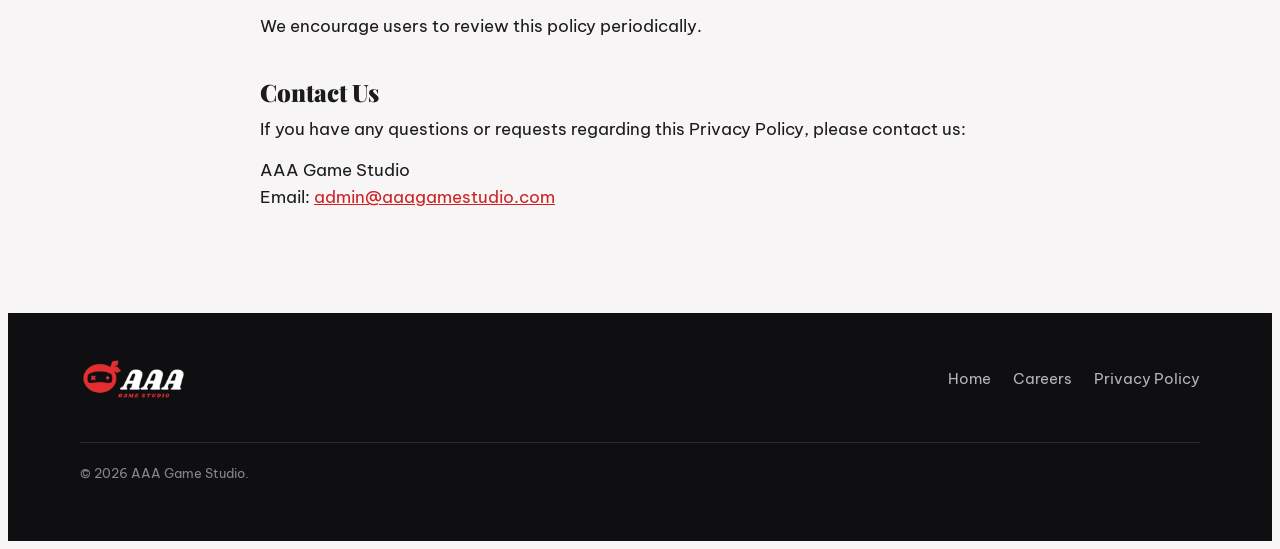
<file: privacy-policy/index.html>
<!doctype html>
<html lang="en">
<head>
<meta charset="utf-8">
<meta name="viewport" content="width=device-width, initial-scale=1">
<title>Privacy Policy | AAA Game Studio</title>
<meta name="description" content="Privacy Policy of AAA Game Studio mobile games (last updated March 13, 2026).">
<link rel="canonical" href="https://www.aaagamestudio.com/privacy-policy/">
<link rel="icon" type="image/png" href="../assets/img/favicon.png">
<meta property="og:type" content="website">
<meta property="og:site_name" content="AAA Game Studio">
<meta property="og:title" content="Privacy Policy | AAA Game Studio">
<meta property="og:description" content="Privacy Policy of AAA Game Studio mobile games (last updated March 13, 2026).">
<meta property="og:url" content="https://www.aaagamestudio.com/privacy-policy/">
<meta property="og:image" content="https://www.aaagamestudio.com/assets/img/og.png">
<meta name="twitter:card" content="summary_large_image">
<link rel="stylesheet" href="../assets/css/site.css">
</head>
<body>
<header class="top band">
  <div class="wrap">
    <a class="brand" href="../home/" aria-label="AAA Game Studio"><img alt="AAA Game Studio" src="../assets/img/logo-light.png" width="156" height="64"></a>
    <nav class="nav" aria-label="Main">
      <a href="../home/" data-en="Home" data-vi="Trang chủ">Home</a>
      <a href="../home/#about" data-en="About" data-vi="Giới thiệu">About</a>
      <a href="../home/#games" data-en="Games" data-vi="Game">Games</a>
      <a href="../recruit/" data-en="Careers" data-vi="Tuyển dụng">Careers</a>
      <a href="../home/#contact" data-en="Contact" data-vi="Liên hệ">Contact</a>
    </nav>
    <div class="lang" role="group" aria-label="Language">
      <button type="button" id="l-en" aria-pressed="true">EN</button>
      <button type="button" id="l-vi" aria-pressed="false">VI</button>
    </div>
  </div>
</header>
<div class="band">
<p class="policy-note lang-note">Chính sách này chỉ có bản tiếng Anh.</p>
<main id="policy" class="policy">
<h1>AAA Game Studio Privacy Policy</h1>
<p>Last updated: March 13, 2026</p>
<p>AAA Game Studio ("we", "our", or "us") develops and publishes mobile games. This Privacy Policy explains how we collect, use, and share information when you use our mobile games and related services (the "Service").</p>
<p>By using our games, you agree to the collection and use of information in accordance with this Privacy Policy.</p>
<h2>Information We Collect</h2>
<p>When you use our games, we may automatically collect certain information from your device, including:</p>
<ul><li>Advertising ID (such as Google Advertising ID)</li><li>Device information (device model, operating system version, language settings)</li><li>IP address and approximate location (country or region level)</li><li>Gameplay data and usage statistics</li><li>Advertising interaction data</li><li>Crash reports and diagnostics data</li></ul>
<p>We do not collect personal information such as your real name, address, or phone number unless you voluntarily provide it (for example, through support emails).</p>
<h2>How We Use Information</h2>
<p>We use the collected information to:</p>
<ul><li>Provide and operate our games</li><li>Improve gameplay experience and game design</li><li>Display advertisements within the games</li><li>Measure advertising performance and user engagement</li><li>Analyze usage trends and player behavior</li><li>Detect, prevent, and resolve technical issues</li><li>Maintain the security and stability of the Service</li></ul>
<h2>Advertising</h2>
<p>Our games may display advertisements provided by third-party advertising networks.</p>
<p>These advertising partners may collect and process certain information such as:</p>
<ul><li>Advertising identifiers</li><li>Device information</li><li>Interaction with advertisements</li></ul>
<p>This information may be used to provide personalized or non-personalized advertisements depending on your device settings and regional privacy regulations.</p>
<p>You may reset or limit advertising tracking through your device settings.</p>
<h2>Third-Party Services</h2>
<p>Our games integrate third-party services that help us operate, analyze, and monetize the games. These services may collect information according to their own privacy policies.</p>
<p>Third-party partners we use may include:</p>
<p>Google Play Services<br><a href="https://policies.google.com/privacy" target="_blank" rel="noopener">https://policies.google.com/privacy</a></p>
<p>AdMob<br><a href="https://support.google.com/admob/answer/6128543" target="_blank" rel="noopener">https://support.google.com/admob/answer/6128543</a></p>
<p>Firebase Analytics &amp; Crashlytics<br><a href="https://firebase.google.com/support/privacy" target="_blank" rel="noopener">https://firebase.google.com/support/privacy</a></p>
<p>AppLovin<br><a href="https://www.applovin.com/privacy/" target="_blank" rel="noopener">https://www.applovin.com/privacy/</a></p>
<p>Unity Ads<br><a href="https://unity.com/legal/privacy-policy" target="_blank" rel="noopener">https://unity.com/legal/privacy-policy</a></p>
<p>Adjust<br><a href="https://www.adjust.com/terms/privacy-policy/" target="_blank" rel="noopener">https://www.adjust.com/terms/privacy-policy/</a></p>
<p>AppsFlyer</p>
<p><a href="https://www.appsflyer.com/legal/services-privacy-policy/" target="_blank" rel="noopener">https://www.appsflyer.com/legal/services-privacy-policy/</a></p>
<p>GameAnalytics<br><a href="https://gameanalytics.com/privacy/" target="_blank" rel="noopener">https://gameanalytics.com/privacy/</a></p>
<p>These third-party services may collect information such as device identifiers, usage data, and advertising interaction data in order to provide their services.</p>
<h2>Data Retention</h2>
<p>We retain collected information only for as long as necessary to provide and improve our services, comply with legal obligations, resolve disputes, and enforce agreements.</p>
<h2>Data Security</h2>
<p>We value your trust and take reasonable technical and organizational measures to protect information collected through our games.</p>
<p>However, no method of transmission over the Internet or electronic storage is completely secure, and we cannot guarantee absolute security.</p>
<h2>Children's Privacy</h2>
<p>Our games are not directed to children under the age of 13.</p>
<p>We do not knowingly collect personal information from children under 13 years of age. If we become aware that such information has been collected, we will take steps to delete it as soon as possible.</p>
<p>If you believe that a child has provided us with personal information, please contact us.</p>
<h2>International Data Transfers</h2>
<p>Because our partners and service providers operate globally, information collected through our games may be transferred to and processed in countries outside your country of residence.</p>
<p>By using our Service, you consent to such transfers.</p>
<h2>Changes to This Privacy Policy</h2>
<p>We may update this Privacy Policy from time to time. When we do, we will update the "Last updated" date at the top of this policy.</p>
<p>We encourage users to review this policy periodically.</p>
<h2>Contact Us</h2>
<p>If you have any questions or requests regarding this Privacy Policy, please contact us:</p>
<p>AAA Game Studio<br>Email: <a href="mailto:admin@aaagamestudio.com">admin@aaagamestudio.com</a></p>
</main>
</div>
<footer class="dark band">
  <div class="wrap">
    <img alt="AAA Game Studio" src="../assets/img/logo-light.png" width="107" height="44">
    <nav aria-label="Footer">
      <a href="../home/" data-en="Home" data-vi="Trang chủ">Home</a>
      <a href="../recruit/" data-en="Careers" data-vi="Tuyển dụng">Careers</a>
      <a href="../privacy-policy/">Privacy Policy</a>
    </nav>
    <p class="fine">&copy; 2026 AAA Game Studio.</p>
  </div>
</footer>
<script src="../assets/js/site.js"></script>
</body>
</html>
</file>
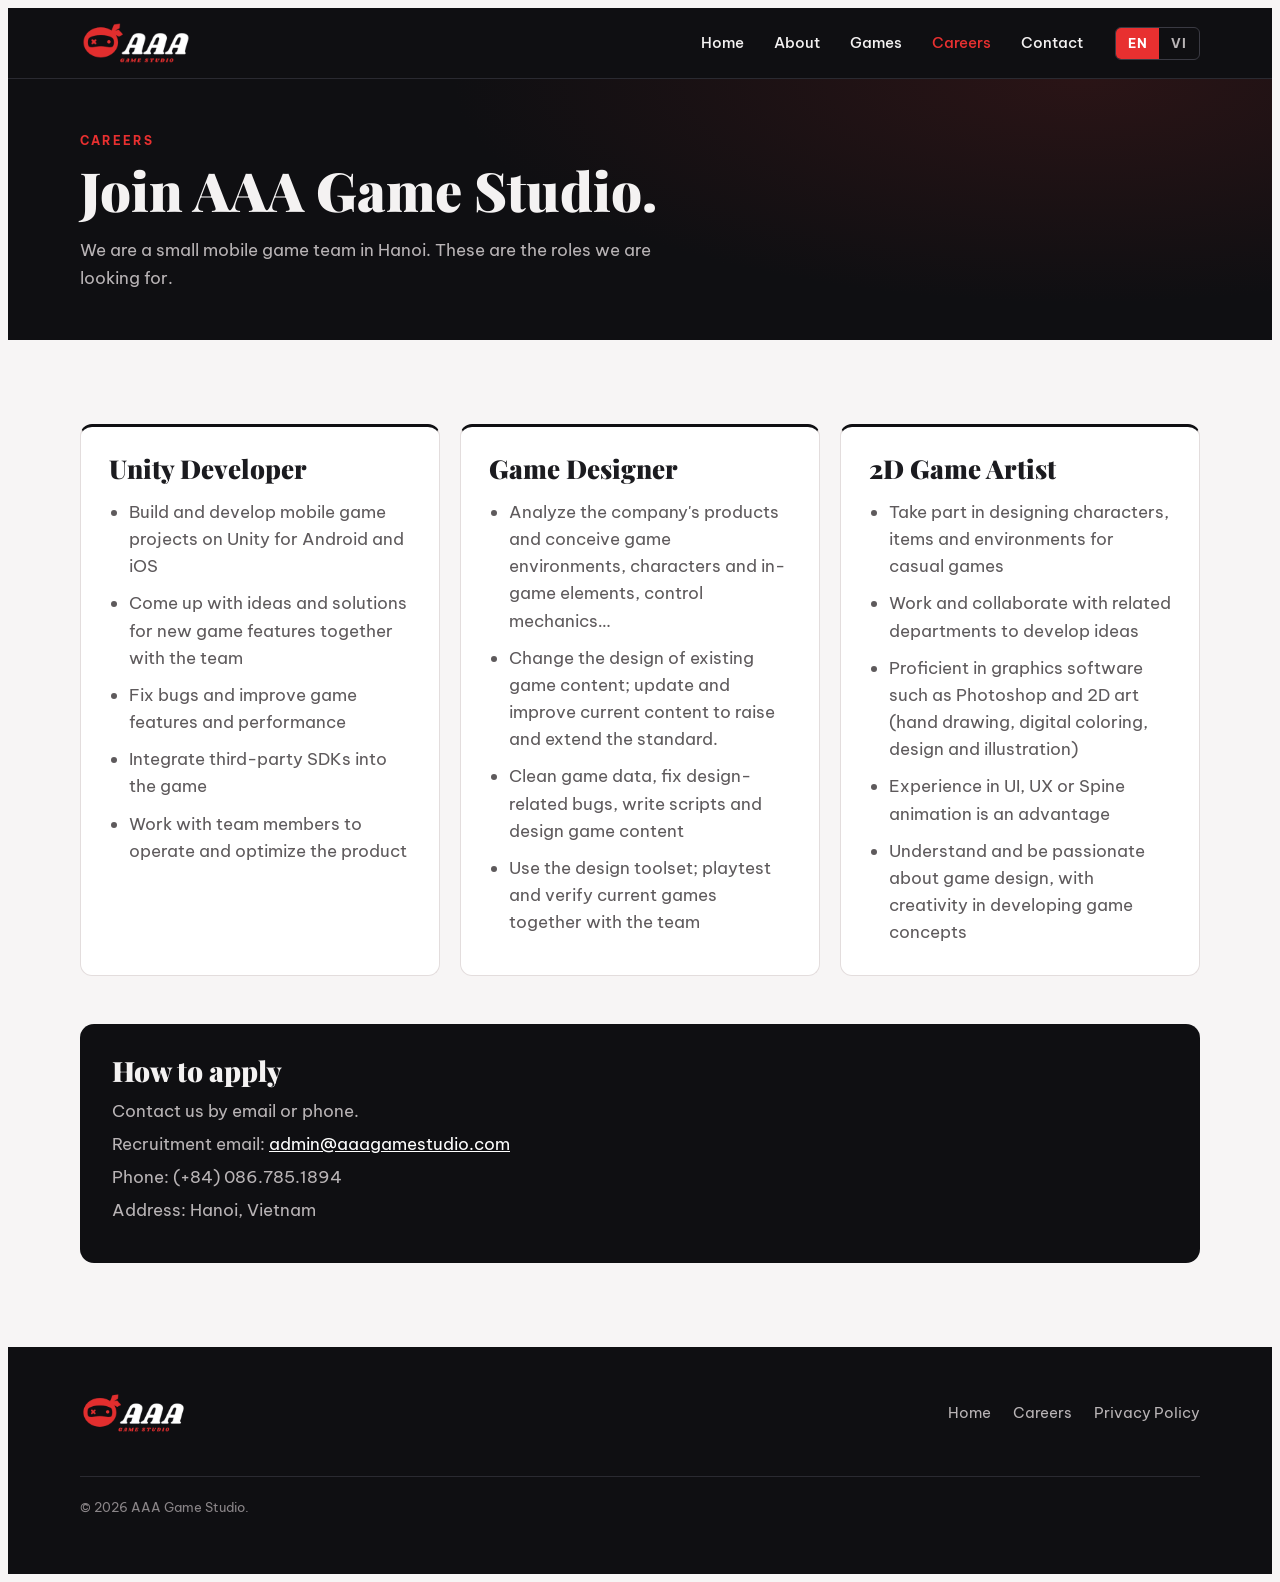
<file: recruit/index.html>
<!doctype html>
<html lang="en">
<head>
<meta charset="utf-8">
<meta name="viewport" content="width=device-width, initial-scale=1">
<title>Careers | AAA Game Studio</title>
<meta name="description" content="Open roles at AAA Game Studio in Hanoi: Unity Developer, Game Designer and 2D Game Artist.">
<link rel="canonical" href="https://www.aaagamestudio.com/recruit/">
<link rel="icon" type="image/png" href="../assets/img/favicon.png">
<meta property="og:type" content="website">
<meta property="og:site_name" content="AAA Game Studio">
<meta property="og:title" content="Careers | AAA Game Studio">
<meta property="og:description" content="Open roles at AAA Game Studio in Hanoi: Unity Developer, Game Designer and 2D Game Artist.">
<meta property="og:url" content="https://www.aaagamestudio.com/recruit/">
<meta property="og:image" content="https://www.aaagamestudio.com/assets/img/og.png">
<meta name="twitter:card" content="summary_large_image">
<link rel="stylesheet" href="../assets/css/site.css">
</head>
<body>
<header class="top band">
  <div class="wrap">
    <a class="brand" href="../home/" aria-label="AAA Game Studio"><img alt="AAA Game Studio" src="../assets/img/logo-light.png" width="156" height="64"></a>
    <nav class="nav" aria-label="Main">
      <a href="../home/" data-en="Home" data-vi="Trang chủ">Home</a>
      <a href="../home/#about" data-en="About" data-vi="Giới thiệu">About</a>
      <a href="../home/#games" data-en="Games" data-vi="Game">Games</a>
      <a href="../recruit/" aria-current="page" data-en="Careers" data-vi="Tuyển dụng">Careers</a>
      <a href="../home/#contact" data-en="Contact" data-vi="Liên hệ">Contact</a>
    </nav>
    <div class="lang" role="group" aria-label="Language">
      <button type="button" id="l-en" aria-pressed="true">EN</button>
      <button type="button" id="l-vi" aria-pressed="false">VI</button>
    </div>
  </div>
</header>
<main id="main">
<section class="page-head dark band">
  <div class="wrap">
    <p class="eyebrow" data-en="Careers" data-vi="Tuyển dụng">Careers</p>
    <h1 data-en="Join AAA Game Studio." data-vi="Gia nhập AAA Game Studio.">Join AAA Game Studio.</h1>
    <p class="lead" data-en="We are a small mobile game team in Hanoi. These are the roles we are looking for." data-vi="Chúng tôi là một đội ngũ game di động nhỏ tại Hà Nội. Đây là các vị trí chúng tôi đang tìm.">We are a small mobile game team in Hanoi. These are the roles we are looking for.</p>
  </div>
</section>
<section class="section band">
  <div class="wrap">
    <div class="jobs">
      <article class="job">
        <h2 data-en="Unity Developer" data-vi="Unity Developer">Unity Developer</h2>
        <ul>
        <li data-en="Build and develop mobile game projects on Unity for Android and iOS" data-vi="Xây dựng và phát triển các dự án Game mobile trên nền tảng Unity cho Android và IOS">Build and develop mobile game projects on Unity for Android and iOS</li>
        <li data-en="Come up with ideas and solutions for new game features together with the team" data-vi="Cùng team lên ý tưởng và giải pháp cho các tính năng mới của game">Come up with ideas and solutions for new game features together with the team</li>
        <li data-en="Fix bugs and improve game features and performance" data-vi="Sửa lỗi và cải thiện tính năng, hiệu suất trò chơi">Fix bugs and improve game features and performance</li>
        <li data-en="Integrate third-party SDKs into the game" data-vi="Tích hợp SDK của bên thứ 3 vào trò chơi">Integrate third-party SDKs into the game</li>
        <li data-en="Work with team members to operate and optimize the product" data-vi="Phối hợp với các thành viên trong team để vận hành và tối ưu hoá sản phẩm">Work with team members to operate and optimize the product</li>
        </ul>
      </article>
      <article class="job">
        <h2 data-en="Game Designer" data-vi="Game Designer">Game Designer</h2>
        <ul>
        <li data-en="Analyze the company&#x27;s products and conceive game environments, characters and in-game elements, control mechanics…" data-vi="Phân tích các sản phẩm của công ty, lên ý tưởng môi trường game, các nhân vật và yếu tố trong game, cơ chế điều khiển…">Analyze the company's products and conceive game environments, characters and in-game elements, control mechanics…</li>
        <li data-en="Change the design of existing game content; update and improve current content to raise and extend the standard." data-vi="Tiến hành thay đổi thiết kế game trên nội dung game hiện có, Cập nhật và cải tiến nội dung hiện tại để nâng cấp tiêu chuẩn mở rộng.">Change the design of existing game content; update and improve current content to raise and extend the standard.</li>
        <li data-en="Clean game data, fix design-related bugs, write scripts and design game content" data-vi="Làm sạch dữ liệu game, fix bug liên quan đến thiết kế, Lên kịch bản và thiết kế nội dung game">Clean game data, fix design-related bugs, write scripts and design game content</li>
        <li data-en="Use the design toolset; playtest and verify current games together with the team" data-vi="Sử dụng hệ thống công cụ thiết kế, Cùng team chơi thử &amp; kiểm định các game hiện tại">Use the design toolset; playtest and verify current games together with the team</li>
        </ul>
      </article>
      <article class="job">
        <h2 data-en="2D Game Artist" data-vi="Art Game 2D">2D Game Artist</h2>
        <ul>
        <li data-en="Take part in designing characters, items and environments for casual games" data-vi="Tham gia vào dự án thực hiện thiết kế nhân vật, vật phẩm và môi trường cho game casual">Take part in designing characters, items and environments for casual games</li>
        <li data-en="Work and collaborate with related departments to develop ideas" data-vi="Làm việc, cộng tác với các bộ phận liên quan để lên ý tưởng">Work and collaborate with related departments to develop ideas</li>
        <li data-en="Proficient in graphics software such as Photoshop and 2D art (hand drawing, digital coloring, design and illustration)" data-vi="Sử dụng thành thạo các phần mềm đồ họa như Photoshop và 2D Art (vẽ tay, tô màu digital, thiết kế và minh họa)">Proficient in graphics software such as Photoshop and 2D art (hand drawing, digital coloring, design and illustration)</li>
        <li data-en="Experience in UI, UX or Spine animation is an advantage" data-vi="Có kinh nghiệm về UI, UX hoặc Spine Animation là một lợi thế">Experience in UI, UX or Spine animation is an advantage</li>
        <li data-en="Understand and be passionate about game design, with creativity in developing game concepts" data-vi="Hiểu biết đam mê thiết kế game, có sự sáng tạo trong việc lên concept cho game">Understand and be passionate about game design, with creativity in developing game concepts</li>
        </ul>
      </article>
    </div>
    <div class="apply">
      <h2 data-en="How to apply" data-vi="Ứng tuyển">How to apply</h2>
      <p data-en="Contact us by email or phone." data-vi="Liên hệ với chúng tôi qua email hoặc điện thoại.">Contact us by email or phone.</p>
      <p><span data-en="Recruitment email" data-vi="Email tuyển dụng">Recruitment email</span>: <a href="mailto:admin@aaagamestudio.com">admin@aaagamestudio.com</a></p>
      <p><span data-en="Phone" data-vi="Số điện thoại">Phone</span>: (+84) 086.785.1894</p>
      <p><span data-en="Address" data-vi="Địa chỉ">Address</span>: <span data-en="Hanoi, Vietnam" data-vi="Hà Nội, Việt Nam">Hanoi, Vietnam</span></p>
    </div>
  </div>
</section>
</main>
<footer class="dark band">
  <div class="wrap">
    <img alt="AAA Game Studio" src="../assets/img/logo-light.png" width="107" height="44">
    <nav aria-label="Footer">
      <a href="../home/" data-en="Home" data-vi="Trang chủ">Home</a>
      <a href="../recruit/" data-en="Careers" data-vi="Tuyển dụng">Careers</a>
      <a href="../privacy-policy/">Privacy Policy</a>
    </nav>
    <p class="fine">&copy; 2026 AAA Game Studio.</p>
  </div>
</footer>
<script src="../assets/js/site.js"></script>
</body>
</html>
</file>
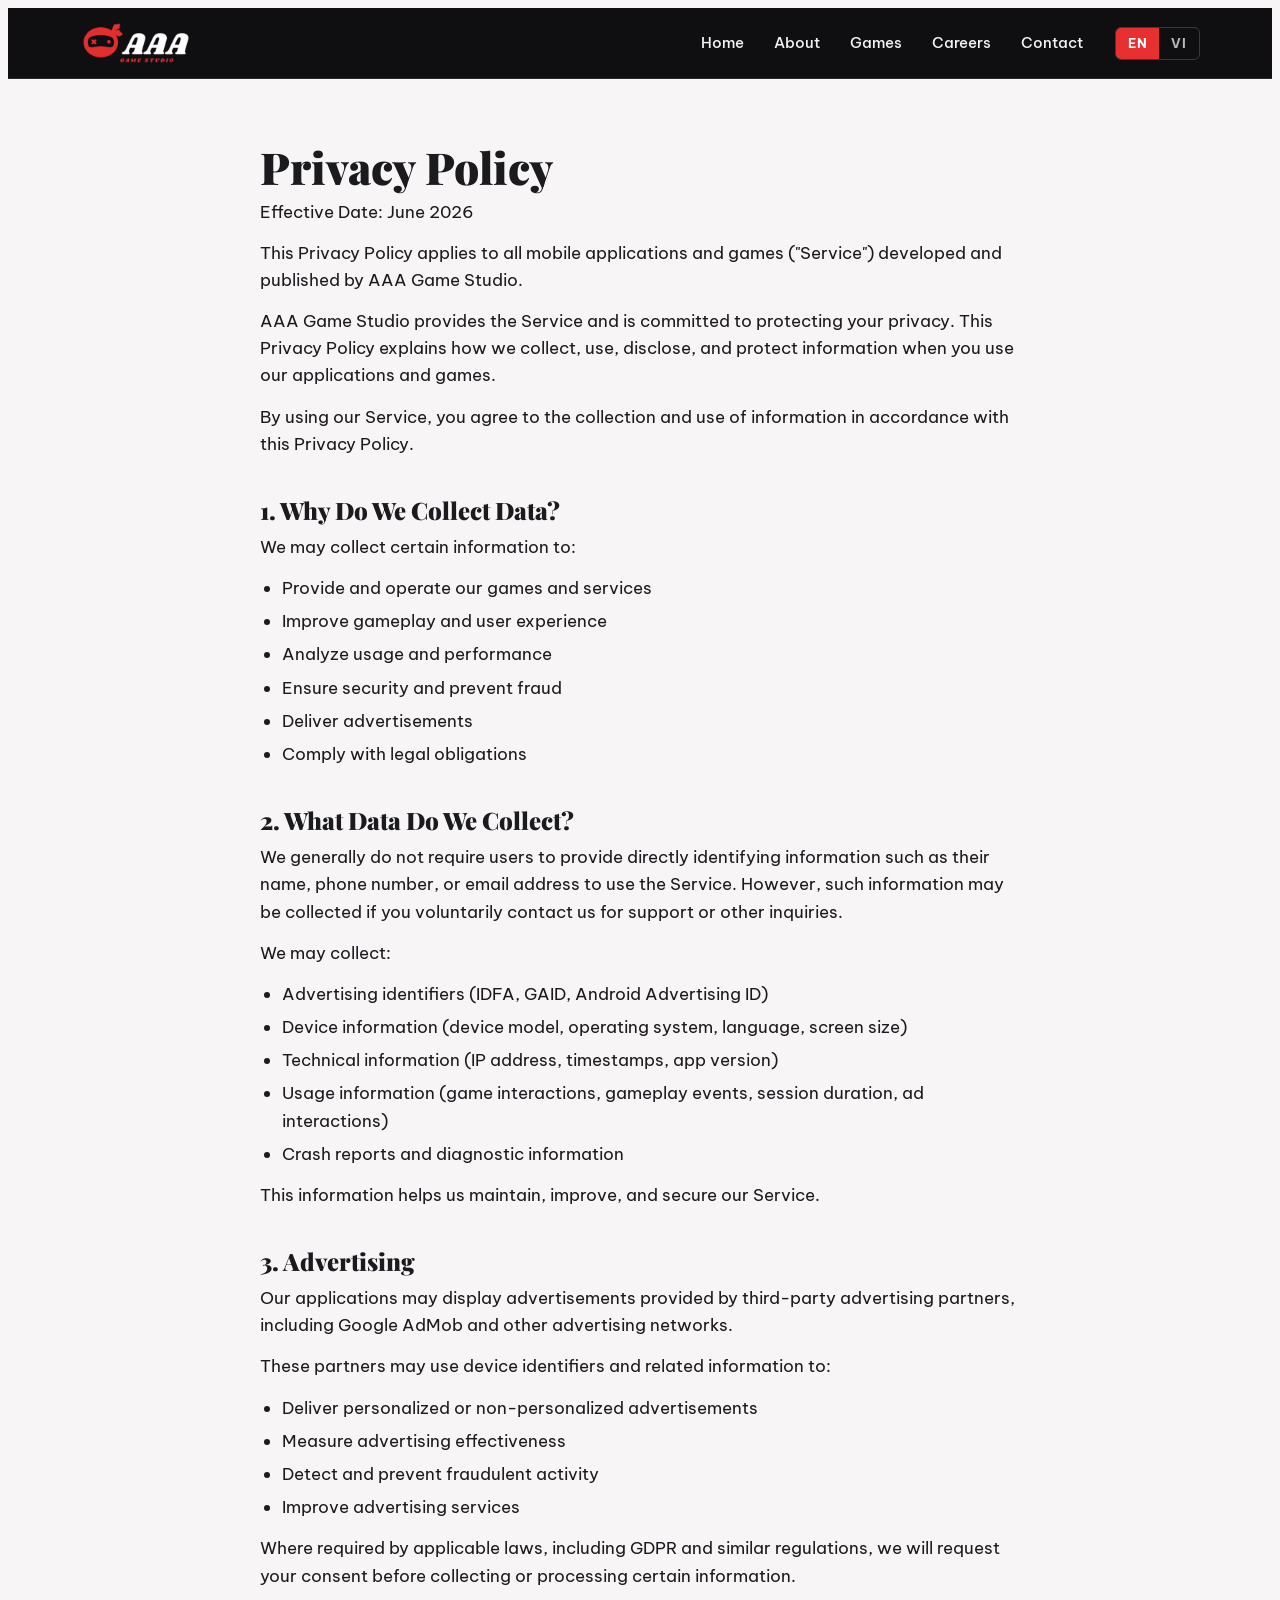
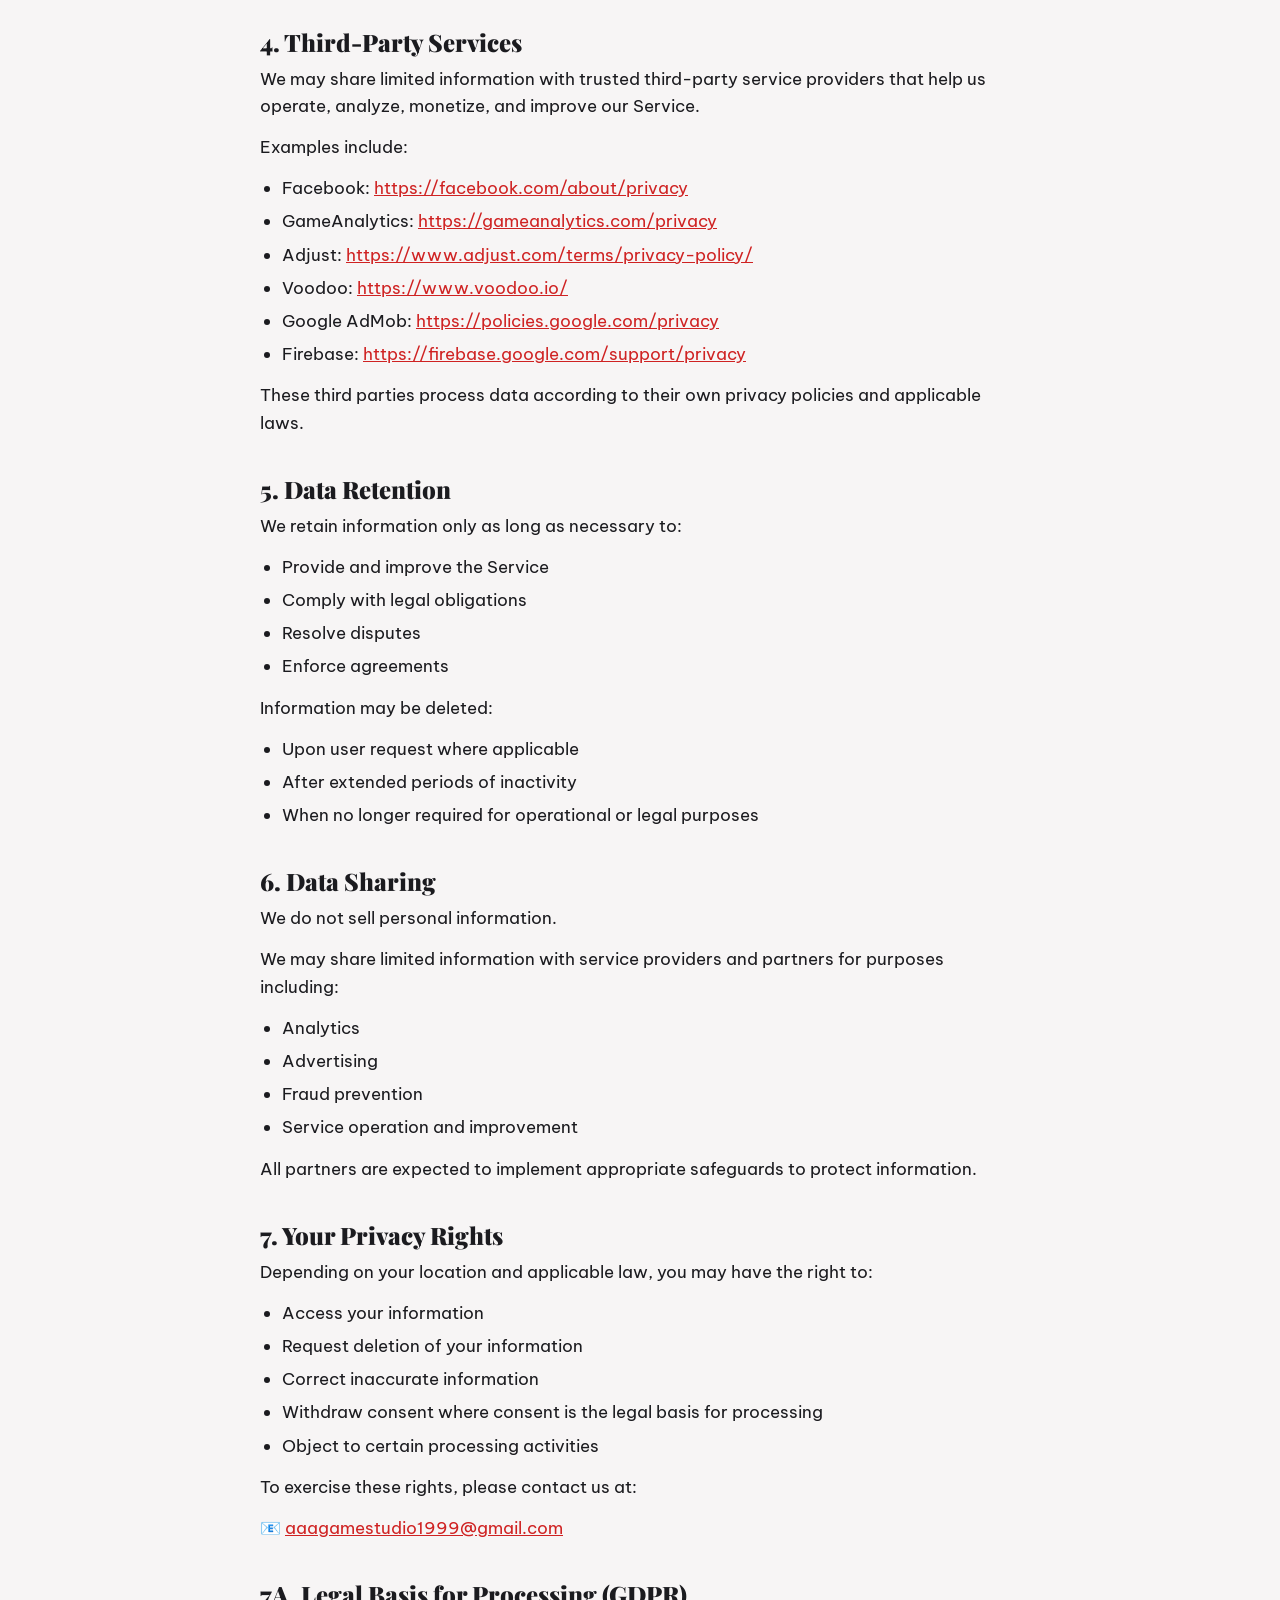
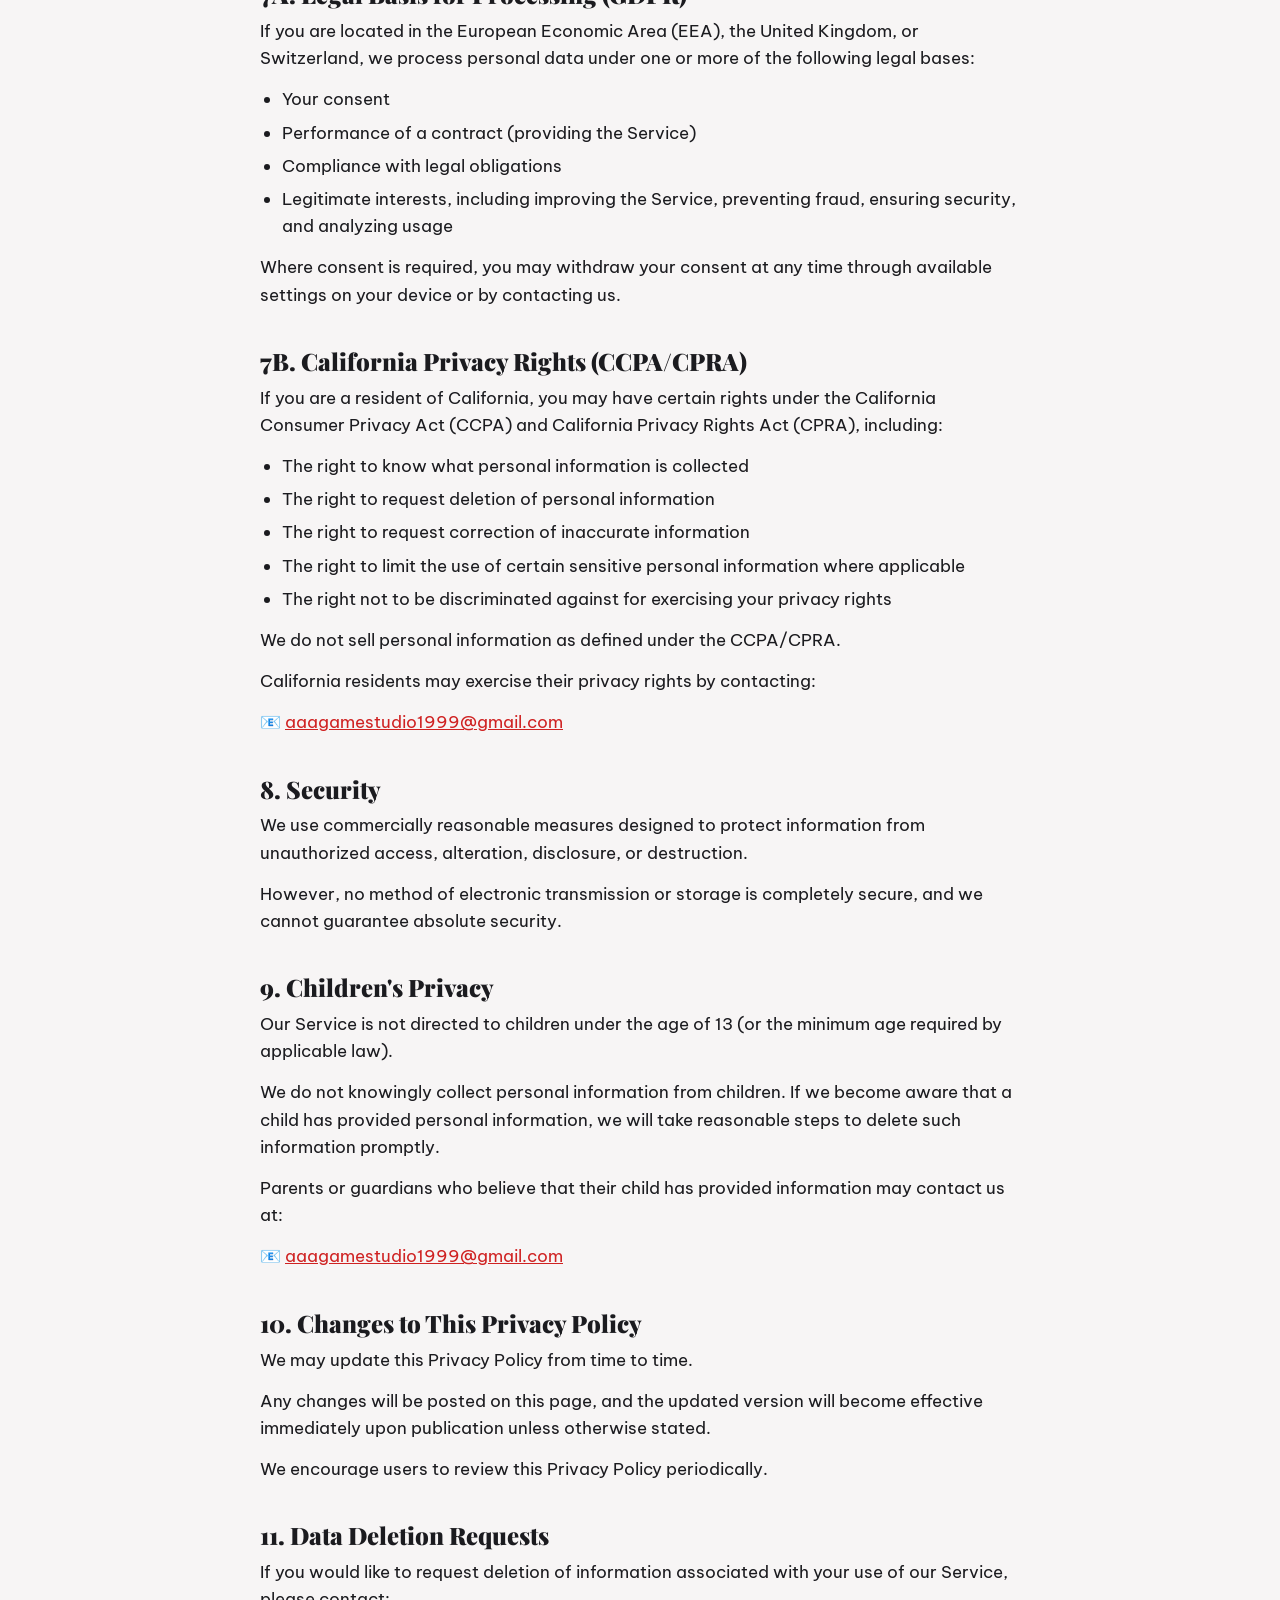
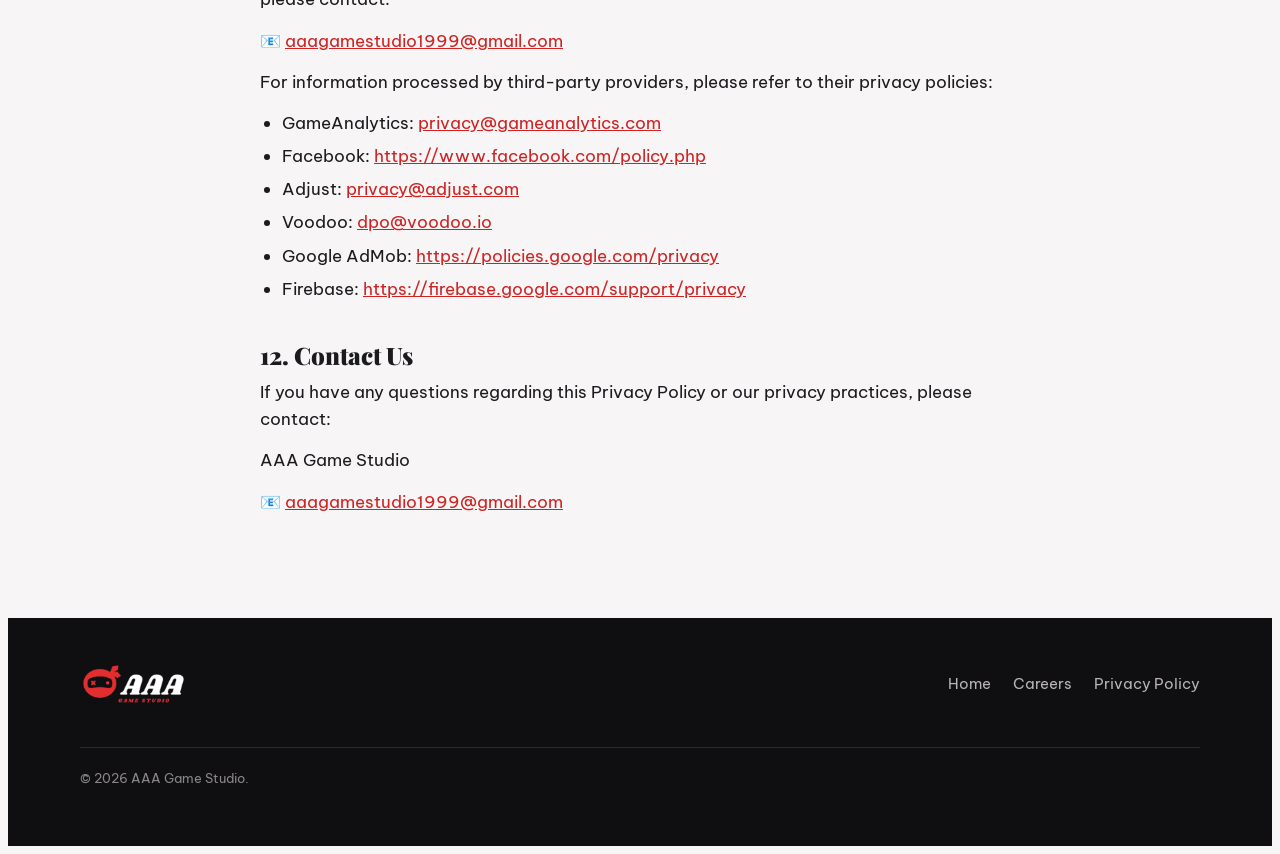
<file: pravicy-policy/hybrid-puzzle-policy/index.html>
<!doctype html>
<html lang="en">
<head>
<meta charset="utf-8">
<meta name="viewport" content="width=device-width, initial-scale=1">
<title>Hybrid Puzzle Policy | AAA Game Studio</title>
<meta name="description" content="Privacy Policy for the mobile applications and games published by AAA Game Studio (effective June 2026).">
<meta name="robots" content="noindex, nofollow">
<link rel="canonical" href="https://www.aaagamestudio.com/pravicy-policy/hybrid-puzzle-policy/">
<link rel="icon" type="image/png" href="../../assets/img/favicon.png">
<meta property="og:type" content="website">
<meta property="og:site_name" content="AAA Game Studio">
<meta property="og:title" content="Hybrid Puzzle Policy | AAA Game Studio">
<meta property="og:description" content="Privacy Policy for the mobile applications and games published by AAA Game Studio (effective June 2026).">
<meta property="og:url" content="https://www.aaagamestudio.com/pravicy-policy/hybrid-puzzle-policy/">
<meta property="og:image" content="https://www.aaagamestudio.com/assets/img/og.png">
<meta name="twitter:card" content="summary_large_image">
<link rel="stylesheet" href="../../assets/css/site.css">
</head>
<body>
<header class="top band">
  <div class="wrap">
    <a class="brand" href="../../home/" aria-label="AAA Game Studio"><img alt="AAA Game Studio" src="../../assets/img/logo-light.png" width="156" height="64"></a>
    <nav class="nav" aria-label="Main">
      <a href="../../home/" data-en="Home" data-vi="Trang chủ">Home</a>
      <a href="../../home/#about" data-en="About" data-vi="Giới thiệu">About</a>
      <a href="../../home/#games" data-en="Games" data-vi="Game">Games</a>
      <a href="../../recruit/" data-en="Careers" data-vi="Tuyển dụng">Careers</a>
      <a href="../../home/#contact" data-en="Contact" data-vi="Liên hệ">Contact</a>
    </nav>
    <div class="lang" role="group" aria-label="Language">
      <button type="button" id="l-en" aria-pressed="true">EN</button>
      <button type="button" id="l-vi" aria-pressed="false">VI</button>
    </div>
  </div>
</header>
<div class="band">
<p class="policy-note lang-note">Chính sách này chỉ có bản tiếng Anh.</p>
<main id="policy" class="policy">
<h1>Privacy Policy</h1>
<p>Effective Date: June 2026</p>
<p>This Privacy Policy applies to all mobile applications and games ("Service") developed and published by AAA Game Studio.</p>
<p>AAA Game Studio provides the Service and is committed to protecting your privacy. This Privacy Policy explains how we collect, use, disclose, and protect information when you use our applications and games.</p>
<p>By using our Service, you agree to the collection and use of information in accordance with this Privacy Policy.</p>
<h2>1. Why Do We Collect Data?</h2>
<p>We may collect certain information to:</p>
<ul><li>Provide and operate our games and services</li><li>Improve gameplay and user experience</li><li>Analyze usage and performance</li><li>Ensure security and prevent fraud</li><li>Deliver advertisements</li><li>Comply with legal obligations</li></ul>
<h2>2. What Data Do We Collect?</h2>
<p>We generally do not require users to provide directly identifying information such as their name, phone number, or email address to use the Service. However, such information may be collected if you voluntarily contact us for support or other inquiries.</p>
<p>We may collect:</p>
<ul><li>Advertising identifiers (IDFA, GAID, Android Advertising ID)</li><li>Device information (device model, operating system, language, screen size)</li><li>Technical information (IP address, timestamps, app version)</li><li>Usage information (game interactions, gameplay events, session duration, ad interactions)</li><li>Crash reports and diagnostic information</li></ul>
<p>This information helps us maintain, improve, and secure our Service.</p>
<h2>3. Advertising</h2>
<p>Our applications may display advertisements provided by third-party advertising partners, including Google AdMob and other advertising networks.</p>
<p>These partners may use device identifiers and related information to:</p>
<ul><li>Deliver personalized or non-personalized advertisements</li><li>Measure advertising effectiveness</li><li>Detect and prevent fraudulent activity</li><li>Improve advertising services</li></ul>
<p>Where required by applicable laws, including GDPR and similar regulations, we will request your consent before collecting or processing certain information.</p>
<h2>4. Third-Party Services</h2>
<p>We may share limited information with trusted third-party service providers that help us operate, analyze, monetize, and improve our Service.</p>
<p>Examples include:</p>
<ul><li>Facebook: <a href="https://facebook.com/about/privacy" target="_blank" rel="noopener">https://facebook.com/about/privacy</a></li><li>GameAnalytics: <a href="https://gameanalytics.com/privacy" target="_blank" rel="noopener">https://gameanalytics.com/privacy</a></li><li>Adjust: <a href="https://www.adjust.com/terms/privacy-policy/" target="_blank" rel="noopener">https://www.adjust.com/terms/privacy-policy/</a></li><li>Voodoo: <a href="https://www.voodoo.io/" target="_blank" rel="noopener">https://www.voodoo.io/</a></li><li>Google AdMob: <a href="https://policies.google.com/privacy" target="_blank" rel="noopener">https://policies.google.com/privacy</a></li><li>Firebase: <a href="https://firebase.google.com/support/privacy" target="_blank" rel="noopener">https://firebase.google.com/support/privacy</a></li></ul>
<p>These third parties process data according to their own privacy policies and applicable laws.</p>
<h2>5. Data Retention</h2>
<p>We retain information only as long as necessary to:</p>
<ul><li>Provide and improve the Service</li><li>Comply with legal obligations</li><li>Resolve disputes</li><li>Enforce agreements</li></ul>
<p>Information may be deleted:</p>
<ul><li>Upon user request where applicable</li><li>After extended periods of inactivity</li><li>When no longer required for operational or legal purposes</li></ul>
<h2>6. Data Sharing</h2>
<p>We do not sell personal information.</p>
<p>We may share limited information with service providers and partners for purposes including:</p>
<ul><li>Analytics</li><li>Advertising</li><li>Fraud prevention</li><li>Service operation and improvement</li></ul>
<p>All partners are expected to implement appropriate safeguards to protect information.</p>
<h2>7. Your Privacy Rights</h2>
<p>Depending on your location and applicable law, you may have the right to:</p>
<ul><li>Access your information</li><li>Request deletion of your information</li><li>Correct inaccurate information</li><li>Withdraw consent where consent is the legal basis for processing</li><li>Object to certain processing activities</li></ul>
<p>To exercise these rights, please contact us at:</p>
<p>📧 <a href="mailto:aaagamestudio1999@gmail.com">aaagamestudio1999@gmail.com</a></p>
<h2>7A. Legal Basis for Processing (GDPR)</h2>
<p>If you are located in the European Economic Area (EEA), the United Kingdom, or Switzerland, we process personal data under one or more of the following legal bases:</p>
<ul><li>Your consent</li><li>Performance of a contract (providing the Service)</li><li>Compliance with legal obligations</li><li>Legitimate interests, including improving the Service, preventing fraud, ensuring security, and analyzing usage</li></ul>
<p>Where consent is required, you may withdraw your consent at any time through available settings on your device or by contacting us.</p>
<h2>7B. California Privacy Rights (CCPA/CPRA)</h2>
<p>If you are a resident of California, you may have certain rights under the California Consumer Privacy Act (CCPA) and California Privacy Rights Act (CPRA), including:</p>
<ul><li>The right to know what personal information is collected</li><li>The right to request deletion of personal information</li><li>The right to request correction of inaccurate information</li><li>The right to limit the use of certain sensitive personal information where applicable</li><li>The right not to be discriminated against for exercising your privacy rights</li></ul>
<p>We do not sell personal information as defined under the CCPA/CPRA.</p>
<p>California residents may exercise their privacy rights by contacting:</p>
<p>📧 <a href="mailto:aaagamestudio1999@gmail.com">aaagamestudio1999@gmail.com</a></p>
<h2>8. Security</h2>
<p>We use commercially reasonable measures designed to protect information from unauthorized access, alteration, disclosure, or destruction.</p>
<p>However, no method of electronic transmission or storage is completely secure, and we cannot guarantee absolute security.</p>
<h2>9. Children's Privacy</h2>
<p>Our Service is not directed to children under the age of 13 (or the minimum age required by applicable law).</p>
<p>We do not knowingly collect personal information from children. If we become aware that a child has provided personal information, we will take reasonable steps to delete such information promptly.</p>
<p>Parents or guardians who believe that their child has provided information may contact us at:</p>
<p>📧 <a href="mailto:aaagamestudio1999@gmail.com">aaagamestudio1999@gmail.com</a></p>
<h2>10. Changes to This Privacy Policy</h2>
<p>We may update this Privacy Policy from time to time.</p>
<p>Any changes will be posted on this page, and the updated version will become effective immediately upon publication unless otherwise stated.</p>
<p>We encourage users to review this Privacy Policy periodically.</p>
<h2>11. Data Deletion Requests</h2>
<p>If you would like to request deletion of information associated with your use of our Service, please contact:</p>
<p>📧 <a href="mailto:aaagamestudio1999@gmail.com">aaagamestudio1999@gmail.com</a></p>
<p>For information processed by third-party providers, please refer to their privacy policies:</p>
<ul><li>GameAnalytics: <a href="mailto:privacy@gameanalytics.com">privacy@gameanalytics.com</a></li><li>Facebook: <a href="https://www.facebook.com/policy.php" target="_blank" rel="noopener">https://www.facebook.com/policy.php</a></li><li>Adjust: <a href="mailto:privacy@adjust.com">privacy@adjust.com</a></li><li>Voodoo: <a href="mailto:dpo@voodoo.io">dpo@voodoo.io</a></li><li>Google AdMob: <a href="https://policies.google.com/privacy" target="_blank" rel="noopener">https://policies.google.com/privacy</a></li><li>Firebase: <a href="https://firebase.google.com/support/privacy" target="_blank" rel="noopener">https://firebase.google.com/support/privacy</a></li></ul>
<h2>12. Contact Us</h2>
<p>If you have any questions regarding this Privacy Policy or our privacy practices, please contact:</p>
<p>AAA Game Studio</p>
<p>📧 <a href="mailto:aaagamestudio1999@gmail.com">aaagamestudio1999@gmail.com</a></p>
</main>
</div>
<footer class="dark band">
  <div class="wrap">
    <img alt="AAA Game Studio" src="../../assets/img/logo-light.png" width="107" height="44">
    <nav aria-label="Footer">
      <a href="../../home/" data-en="Home" data-vi="Trang chủ">Home</a>
      <a href="../../recruit/" data-en="Careers" data-vi="Tuyển dụng">Careers</a>
      <a href="../../privacy-policy/">Privacy Policy</a>
    </nav>
    <p class="fine">&copy; 2026 AAA Game Studio.</p>
  </div>
</footer>
<script src="../../assets/js/site.js"></script>
</body>
</html>
</file>
<file: assets/css/site.css>
/* AAA Game Studio site styles. Fonts are self-hosted (see tools/fetch_fonts.py). */
@font-face {
  font-family: "Be Vietnam Pro";
  font-style: normal;
  font-weight: 400;
  font-display: swap;
  src: url("../fonts/be-vietnam-pro-normal-400-vietnamese.woff2") format("woff2");
  unicode-range: U+0102-0103, U+0110-0111, U+0128-0129, U+0168-0169, U+01A0-01A1, U+01AF-01B0, U+0300-0301, U+0303-0304, U+0308-0309, U+0323, U+0329, U+1EA0-1EF9, U+20AB;
}
@font-face {
  font-family: "Be Vietnam Pro";
  font-style: normal;
  font-weight: 400;
  font-display: swap;
  src: url("../fonts/be-vietnam-pro-normal-400-latin.woff2") format("woff2");
  unicode-range: U+0000-00FF, U+0131, U+0152-0153, U+02BB-02BC, U+02C6, U+02DA, U+02DC, U+0304, U+0308, U+0329, U+2000-206F, U+20AC, U+2122, U+2191, U+2193, U+2212, U+2215, U+FEFF, U+FFFD;
}
@font-face {
  font-family: "Be Vietnam Pro";
  font-style: normal;
  font-weight: 500;
  font-display: swap;
  src: url("../fonts/be-vietnam-pro-normal-500-vietnamese.woff2") format("woff2");
  unicode-range: U+0102-0103, U+0110-0111, U+0128-0129, U+0168-0169, U+01A0-01A1, U+01AF-01B0, U+0300-0301, U+0303-0304, U+0308-0309, U+0323, U+0329, U+1EA0-1EF9, U+20AB;
}
@font-face {
  font-family: "Be Vietnam Pro";
  font-style: normal;
  font-weight: 500;
  font-display: swap;
  src: url("../fonts/be-vietnam-pro-normal-500-latin.woff2") format("woff2");
  unicode-range: U+0000-00FF, U+0131, U+0152-0153, U+02BB-02BC, U+02C6, U+02DA, U+02DC, U+0304, U+0308, U+0329, U+2000-206F, U+20AC, U+2122, U+2191, U+2193, U+2212, U+2215, U+FEFF, U+FFFD;
}
@font-face {
  font-family: "Be Vietnam Pro";
  font-style: normal;
  font-weight: 700;
  font-display: swap;
  src: url("../fonts/be-vietnam-pro-normal-700-vietnamese.woff2") format("woff2");
  unicode-range: U+0102-0103, U+0110-0111, U+0128-0129, U+0168-0169, U+01A0-01A1, U+01AF-01B0, U+0300-0301, U+0303-0304, U+0308-0309, U+0323, U+0329, U+1EA0-1EF9, U+20AB;
}
@font-face {
  font-family: "Be Vietnam Pro";
  font-style: normal;
  font-weight: 700;
  font-display: swap;
  src: url("../fonts/be-vietnam-pro-normal-700-latin.woff2") format("woff2");
  unicode-range: U+0000-00FF, U+0131, U+0152-0153, U+02BB-02BC, U+02C6, U+02DA, U+02DC, U+0304, U+0308, U+0329, U+2000-206F, U+20AC, U+2122, U+2191, U+2193, U+2212, U+2215, U+FEFF, U+FFFD;
}
@font-face {
  font-family: "Playfair Display";
  font-style: italic;
  font-weight: 800 900;
  font-display: swap;
  src: url("../fonts/playfair-display-italic-800-900-vietnamese.woff2") format("woff2");
  unicode-range: U+0102-0103, U+0110-0111, U+0128-0129, U+0168-0169, U+01A0-01A1, U+01AF-01B0, U+0300-0301, U+0303-0304, U+0308-0309, U+0323, U+0329, U+1EA0-1EF9, U+20AB;
}
@font-face {
  font-family: "Playfair Display";
  font-style: italic;
  font-weight: 800 900;
  font-display: swap;
  src: url("../fonts/playfair-display-italic-800-900-latin.woff2") format("woff2");
  unicode-range: U+0000-00FF, U+0131, U+0152-0153, U+02BB-02BC, U+02C6, U+02DA, U+02DC, U+0304, U+0308, U+0329, U+2000-206F, U+20AC, U+2122, U+2191, U+2193, U+2212, U+2215, U+FEFF, U+FFFD;
}
@font-face {
  font-family: "Playfair Display";
  font-style: normal;
  font-weight: 800 900;
  font-display: swap;
  src: url("../fonts/playfair-display-normal-800-900-vietnamese.woff2") format("woff2");
  unicode-range: U+0102-0103, U+0110-0111, U+0128-0129, U+0168-0169, U+01A0-01A1, U+01AF-01B0, U+0300-0301, U+0303-0304, U+0308-0309, U+0323, U+0329, U+1EA0-1EF9, U+20AB;
}
@font-face {
  font-family: "Playfair Display";
  font-style: normal;
  font-weight: 800 900;
  font-display: swap;
  src: url("../fonts/playfair-display-normal-800-900-latin.woff2") format("woff2");
  unicode-range: U+0000-00FF, U+0131, U+0152-0153, U+02BB-02BC, U+02C6, U+02DA, U+02DC, U+0304, U+0308, U+0329, U+2000-206F, U+20AC, U+2122, U+2191, U+2193, U+2212, U+2215, U+FEFF, U+FFFD;
}

/* Layout: dark hero and footer frame a light body. Red is used sparingly; the hero slider carries the loudest moment. */
:root {
  --ink: #0F0F12;
  --ink-2: #1A1A20;
  --red: #E83030;
  --red-strong: #CF2222;
  --paper: #F7F5F5;
  --white: #FFFFFF;
  --line: #E3DDDD;
  --text: #1B1B1F;
  --muted: #5E5A5C;
  --on-dark: #F4F2F2;
  --on-dark-muted: #B9B4B6;
  --display: "Playfair Display", Georgia, "Times New Roman", serif;
  --body: "Be Vietnam Pro", system-ui, -apple-system, "Segoe UI", Roboto, sans-serif;
  color-scheme: light;
}
* { box-sizing: border-box; }
body {
  background: var(--paper);
  color: var(--text);
  font: 400 17px/1.6 var(--body);
  padding-left: 0; padding-right: 0;
}
img { max-width: 100%; display: block; }
a { color: inherit; }
.band { padding-inline: max(16px, env(safe-area-inset-left, 0px)) max(16px, env(safe-area-inset-right, 0px)); }
.wrap { max-width: 1120px; margin-inline: auto; }
.dark { background: var(--ink); color: var(--on-dark); }
h1, h2, h3 { font-family: var(--display); font-weight: 900; line-height: 1.08; text-wrap: balance; margin: 0; }
h1 em, h2 em { color: var(--red); font-style: italic; }
.eyebrow { font: 700 12px/1 var(--body); letter-spacing: .16em; text-transform: uppercase; color: var(--red-strong); margin: 0 0 14px; }
.dark .eyebrow { color: var(--red); }

/* header */
.top { background: var(--ink); position: sticky; top: env(safe-area-inset-top, 0px); z-index: 5; border-bottom: 1px solid #2A2A31; }
.top .wrap { display: flex; align-items: center; gap: 20px; padding-block: 12px; flex-wrap: wrap; }
.brand img { height: 46px; width: auto; }
.nav { display: flex; gap: 6px; margin-left: auto; flex-wrap: wrap; }
.nav a { text-decoration: none; color: var(--on-dark); font-weight: 500; font-size: 15px; padding: 8px 12px; border-radius: 6px; }
.nav a:hover, .nav a:focus-visible { background: #24242B; outline: none; }
.nav a[aria-current="page"] { color: var(--red); }
.lang { display: flex; border: 1px solid #3A3A43; border-radius: 6px; overflow: hidden; }
.lang button { background: none; border: 0; color: var(--on-dark-muted); font: 700 13px/1 var(--body); padding: 9px 12px; cursor: pointer; letter-spacing: .06em; }
.lang button[aria-pressed="true"] { background: var(--red); color: #fff; }
.lang button:focus-visible, .btn:focus-visible, .dot:focus-visible { outline: 2px solid #fff; outline-offset: 2px; }

/* hero */
.hero { color: var(--on-dark); padding-block: 56px 64px; background: radial-gradient(900px 420px at 85% 0%, #2A1416 0%, rgba(15,15,18,0) 70%), var(--ink); }
.hero .wrap { display: grid; grid-template-columns: 1.05fr 1fr; gap: 48px; align-items: center; }
.hero h1 { font-size: clamp(38px, 5.4vw, 64px); }
.hero p.lead { color: var(--on-dark-muted); max-width: 46ch; margin: 22px 0 30px; font-size: 18px; }
.cta { display: flex; gap: 12px; flex-wrap: wrap; }
.btn { display: inline-flex; align-items: center; justify-content: center; font: 700 15px/1 var(--body); text-decoration: none; padding: 15px 22px; border-radius: 8px; border: 2px solid transparent; }
.btn.primary { background: var(--red-strong); color: #fff; }
.btn.primary:hover { background: #B81C1C; }
.btn.ghost { border-color: #4A4A54; color: var(--on-dark); }
.btn.ghost:hover { border-color: var(--on-dark); }
.btn.play { background: var(--ink); color: #fff; }
.btn.play:hover { background: #2A2A31; }

.slider { position: relative; min-width: 0; }
.slides { display: grid; }
.slide { grid-area: 1 / 1; opacity: 0; visibility: hidden; transition: opacity .6s ease, visibility .6s; }
.slide.on { opacity: 1; visibility: visible; }
.slide .art { border-radius: 14px; }
.slide .cap { display: flex; justify-content: space-between; align-items: baseline; gap: 12px; padding-top: 14px; flex-wrap: wrap; }
.slide .cap strong { font: 800 20px/1.2 var(--display); }
.slide .cap span { color: var(--on-dark-muted); font-size: 15px; }
.dots { display: flex; gap: 8px; margin-top: 16px; }
.dot { width: 34px; height: 5px; border: 0; border-radius: 3px; background: #3A3A43; cursor: pointer; padding: 0; }
.dot[aria-current="true"] { background: var(--red); }

/* game art */
.art { position: relative; aspect-ratio: 16 / 9; overflow: hidden; max-width: 100%; border-radius: 14px; background: var(--ink-2); }
.art img { width: 100%; height: 100%; object-fit: cover; }
.art-hire { background: var(--red); display: grid; place-items: center; }
.art-hire span { font: 900 italic clamp(40px, 7vw, 76px)/1 var(--display); color: #fff; }

/* sections */
.section { padding-block: 84px; }
.section h2 { font-size: clamp(30px, 4vw, 46px); max-width: 20ch; }
.section .intro { color: var(--muted); max-width: 56ch; margin: 18px 0 0; }
.cards { display: grid; grid-template-columns: repeat(3, 1fr); gap: 20px; margin-top: 44px; }
.card { background: var(--white); border: 1px solid var(--line); border-radius: 12px; padding: 28px; min-width: 0; }
.card h3 { font-size: 24px; margin-bottom: 10px; }
.card p { margin: 0; color: var(--muted); }
.card .tag { font: 700 12px/1 var(--body); letter-spacing: .14em; text-transform: uppercase; color: var(--red-strong); margin-bottom: 16px; display: block; }

.games { background: var(--white); border-block: 1px solid var(--line); }
.game { display: grid; grid-template-columns: 1.1fr 1fr; gap: 48px; align-items: center; margin-top: 56px; }
.game:nth-of-type(even) { direction: rtl; }
.game:nth-of-type(even) > * { direction: ltr; }
.game .art { border-radius: 14px; }
.game h3 { font-size: clamp(28px, 3.4vw, 40px); }
.game p { color: var(--muted); margin: 14px 0 26px; max-width: 46ch; }
.game > * { min-width: 0; }

.roles { display: grid; grid-template-columns: repeat(3, 1fr); gap: 20px; margin-top: 44px; }
.role { border-top: 3px solid var(--ink); padding-top: 18px; min-width: 0; }
.role h3 { font-size: 22px; margin-bottom: 8px; }
.role p { margin: 0; color: var(--muted); }
.more { margin-top: 36px; }

.contact .grid { display: grid; grid-template-columns: 1fr 1fr; gap: 48px; margin-top: 8px; }
.contact dl { margin: 28px 0 0; display: grid; grid-template-columns: max-content 1fr; gap: 12px 24px; }
.contact dt { font: 700 12px/1.9 var(--body); letter-spacing: .14em; text-transform: uppercase; color: var(--muted); }
.contact dd { margin: 0; overflow-wrap: anywhere; }
.social { display: flex; gap: 10px; flex-wrap: wrap; margin-top: 26px; align-items: flex-start; align-self: start; }
.social a { text-decoration: none; font-weight: 700; font-size: 14px; border: 2px solid var(--ink); padding: 10px 16px; border-radius: 8px; }
.social a:hover { background: var(--ink); color: #fff; }

footer { padding-block: 44px; }
footer .wrap { display: flex; gap: 28px; align-items: center; flex-wrap: wrap; justify-content: space-between; }
footer img { height: 44px; width: auto; }
footer nav { display: flex; gap: 22px; flex-wrap: wrap; }
footer nav a { color: var(--on-dark-muted); text-decoration: none; font-size: 15px; }
footer nav a:hover { color: #fff; }
.fine { width: 100%; color: #8A8588; font-size: 13px; border-top: 1px solid #2A2A31; padding-top: 20px; }

@media (max-width: 860px) {
  .hero .wrap, .game, .contact .grid { grid-template-columns: 1fr; gap: 32px; }
  .game:nth-of-type(even) { direction: ltr; }
  .cards, .roles { grid-template-columns: 1fr; }
  .nav { order: 3; width: 100%; margin-left: -12px; }
  .lang { margin-left: auto; }
  .section { padding-block: 60px; }
}
@media (prefers-reduced-motion: reduce) { .slide { transition: none; } }

/* contact band */
.contact { background: var(--white); border-top: 1px solid var(--line); }
.contact dd a, .roles a, .job a { color: var(--red-strong); }

/* inner pages */
.page-head { padding-block: 56px 48px; background: radial-gradient(900px 320px at 85% 0%, #2A1416 0%, rgba(15,15,18,0) 70%), var(--ink); }
.page-head h1 { font-size: clamp(34px, 5vw, 54px); }
.page-head .lead { color: var(--on-dark-muted); max-width: 52ch; margin: 18px 0 0; }
.jobs { display: grid; grid-template-columns: repeat(3, 1fr); gap: 20px; }
.job { background: var(--white); border: 1px solid var(--line); border-top: 3px solid var(--ink); border-radius: 12px; padding: 28px; min-width: 0; }
.job h2 { font-size: 26px; margin-bottom: 16px; }
.job ul { margin: 0; padding-left: 20px; display: grid; gap: 10px; color: var(--muted); }
.apply { margin-top: 48px; background: var(--ink); color: var(--on-dark); border-radius: 14px; padding: 32px; }
.apply h2 { font-size: 28px; margin-bottom: 12px; }
.apply p { margin: 0 0 6px; color: var(--on-dark-muted); overflow-wrap: anywhere; }
.apply a { color: #fff; }

.policy { max-width: 760px; margin-inline: auto; padding-block: 64px 88px; }
.policy h1 { font-size: clamp(30px, 4.2vw, 44px); margin-bottom: 8px; }
.policy h2 { font-size: 24px; margin: 40px 0 10px; }
.policy p, .policy li { overflow-wrap: anywhere; }
.policy p { margin: 0 0 14px; }
.policy ul { margin: 0 0 14px; padding-left: 22px; display: grid; gap: 6px; }
.policy a { color: var(--red-strong); }
.policy-note { max-width: 760px; margin: 0 auto; padding: 18px 0 0; color: var(--muted); font-size: 15px; }

.lang-note { display: none; }
html[lang="vi"] .lang-note { display: block; }

@media (max-width: 860px) {
  .jobs { grid-template-columns: 1fr; }
  .policy { padding-block: 44px 64px; }
}
</file>
